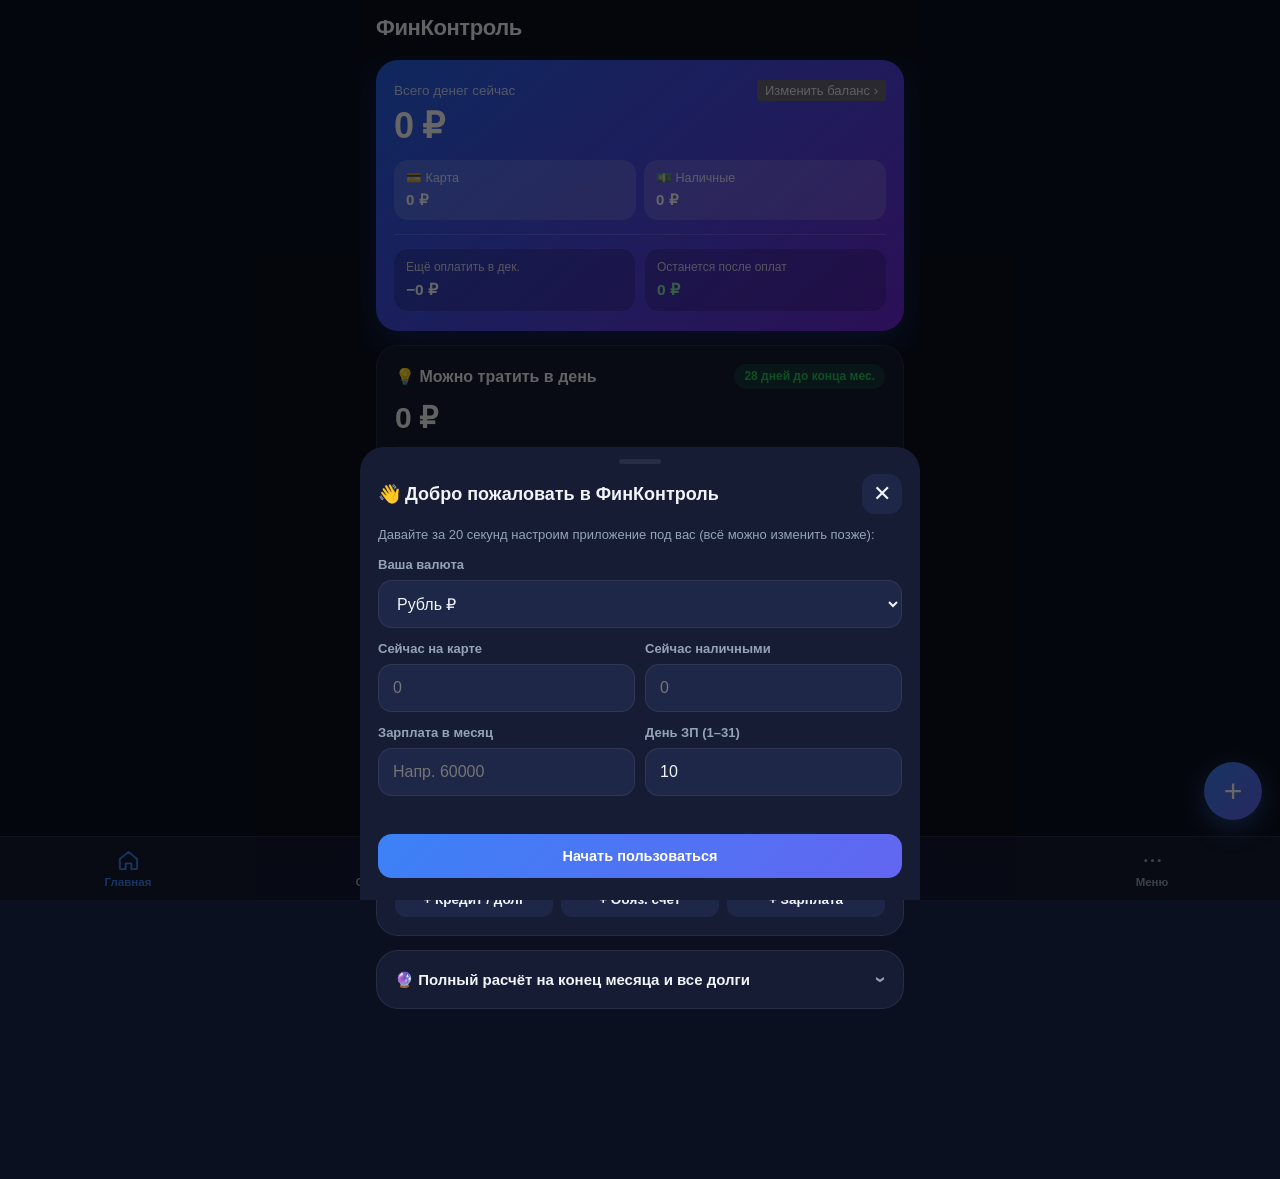
<file: index.html>
<!doctype html>
<html lang="ru">
<head>
  <meta charset="utf-8">
  <meta name="viewport" content="width=device-width,initial-scale=1,maximum-scale=1,minimum-scale=1,user-scalable=no,viewport-fit=cover">
  <meta name="theme-color" content="#0b1020">
  <meta name="description" content="Личные финансы: долги, кредиты, зарплата, ежедневные траты и отчёты">
  <meta name="apple-mobile-web-app-capable" content="yes">
  <meta name="mobile-web-app-capable" content="yes">
  <meta name="apple-mobile-web-app-status-bar-style" content="black-translucent">
  <meta name="apple-mobile-web-app-title" content="ФинКонтроль">
  <meta name="format-detection" content="telephone=no">
  <link rel="manifest" href="manifest.webmanifest">
  <link rel="icon" href="icon.svg" type="image/svg+xml">
  <link rel="apple-touch-icon" href="icon.svg">
  <title>ФинКонтроль</title>
  <link rel="stylesheet" href="styles.css?v=25">
</head>
<body>
  <div id="app">
    <header class="topbar">
      <button id="backBtn" class="icon-btn hidden" data-act="back" aria-label="Назад">‹</button>
      <h1 id="title">ФинКонтроль</h1>
      <div id="topActions"></div>
    </header>

    <main id="view"></main>

    <button class="fab" data-act="quickAdd" aria-label="Добавить операцию">+</button>

    <nav class="tabbar">
      <button data-tab="home">
        <svg viewBox="0 0 24 24"><path d="M3 10.5 12 3l9 7.5V20a1 1 0 0 1-1 1h-5v-6H9v6H4a1 1 0 0 1-1-1z"/></svg>
        <span>Главная</span>
      </button>
      <button data-tab="ops">
        <svg viewBox="0 0 24 24"><path d="M4 6h16M4 12h16M4 18h10"/></svg>
        <span>Операции</span>
      </button>
      <button data-tab="debts">
        <svg viewBox="0 0 24 24"><rect x="2.5" y="5" width="19" height="14" rx="2.5"/><path d="M2.5 10h19M6 15h4"/></svg>
        <span>Долги</span>
      </button>
      <button data-tab="reports">
        <svg viewBox="0 0 24 24"><path d="M5 20V11M11 20V4M17 20v-6M2 20h20"/></svg>
        <span>Отчёты</span>
      </button>
      <button data-tab="more">
        <svg viewBox="0 0 24 24"><circle cx="5" cy="12" r="1.6"/><circle cx="12" cy="12" r="1.6"/><circle cx="19" cy="12" r="1.6"/></svg>
        <span>Меню</span>
      </button>
    </nav>
  </div>

  <div id="sheetWrap" class="sheet-wrap hidden">
    <div class="sheet-backdrop" data-act="closeSheet"></div>
    <div class="sheet" id="sheet"></div>
  </div>

  <input type="file" id="importFile" accept=".json,application/json" hidden>
  <div id="toast" class="toast"></div>
  <div id="lock" class="lock hidden"></div>
  <div id="printArea"></div>

  <script src="core.js?v=25"></script>
  <script src="views.js?v=25"></script>
  <script src="app.js?v=25"></script>
</body>
</html>
</file>
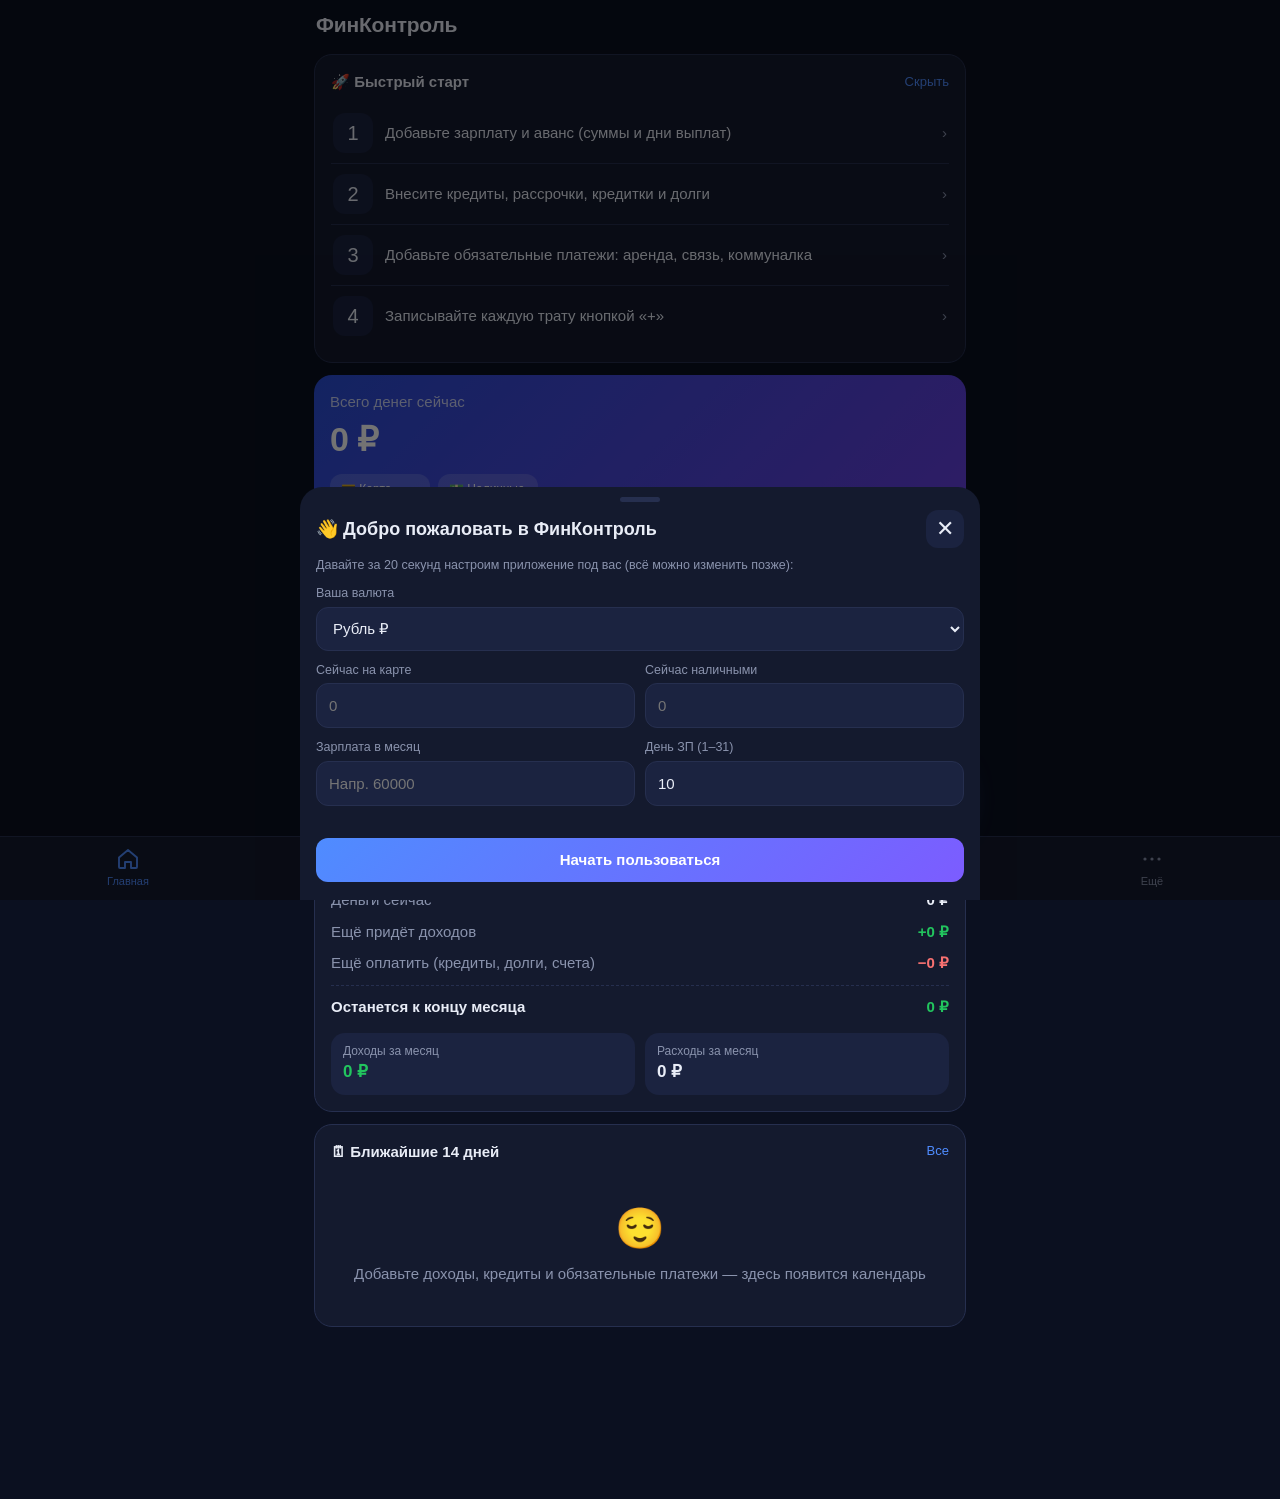
<file: ФинКонтроль_Автономный.html>
﻿<!doctype html>
<html lang="ru">
<head>
  <meta charset="utf-8">
  <meta name="viewport" content="width=device-width,initial-scale=1,viewport-fit=cover">
  <meta name="theme-color" content="#0b1020">
  <meta name="description" content="Личные финансы: долги, кредиты, зарплата, ежедневные траты и отчёты">
  <meta name="apple-mobile-web-app-capable" content="yes">
  <meta name="mobile-web-app-capable" content="yes">
  <meta name="apple-mobile-web-app-status-bar-style" content="black-translucent">
  <meta name="apple-mobile-web-app-title" content="ФинКонтроль">
  <link rel="manifest" href="manifest.webmanifest">
  <link rel="icon" href="icons/icon.svg" type="image/svg+xml">
  <link rel="apple-touch-icon" href="icons/icon-192.png">
  <title>ФинКонтроль</title>
  <style>
:root {
  --bg: #0b1020;
  --card: #141a2e;
  --card2: #1b2340;
  --line: #262f4f;
  --text: #e9edf7;
  --muted: #8a93ad;
  --accent: #4f8cff;
  --accent2: #7c5cff;
  --pos: #22c55e;
  --neg: #f87171;
  --warn: #f59e0b;
  --radius: 18px;
  --tab-h: 64px;
  --safe-b: env(safe-area-inset-bottom, 0px);
  --safe-t: env(safe-area-inset-top, 0px);
  color-scheme: dark;
}
[data-theme="light"] {
  --bg: #f2f4f9;
  --card: #ffffff;
  --card2: #eef1f8;
  --line: #e1e5ef;
  --text: #121829;
  --muted: #6b7490;
  --pos: #16a34a;
  --neg: #dc2626;
  color-scheme: light;
}

* { box-sizing: border-box; -webkit-tap-highlight-color: transparent; }
html, body { margin: 0; background: var(--bg); color: var(--text); }
body {
  font: 15px/1.45 -apple-system, BlinkMacSystemFont, "Segoe UI", Roboto, Inter, Arial, sans-serif;
  min-height: 100vh;
  -webkit-font-smoothing: antialiased;
}
button, input, select, textarea { font: inherit; color: inherit; }
.hidden { display: none !important; }

#app { max-width: 680px; margin: 0 auto; padding-bottom: calc(var(--tab-h) + var(--safe-b) + 96px); }

/* ---------- top bar ---------- */
.topbar {
  position: sticky; top: 0; z-index: 20;
  display: flex; align-items: center; gap: 8px;
  padding: calc(var(--safe-t) + 10px) 16px 10px;
  background: var(--bg);
  background: color-mix(in srgb, var(--bg) 88%, transparent);
  backdrop-filter: blur(14px); -webkit-backdrop-filter: blur(14px);
}
.topbar h1 { font-size: 21px; margin: 0; flex: 1; letter-spacing: -.2px; white-space: nowrap; overflow: hidden; text-overflow: ellipsis; }
.icon-btn {
  border: 0; background: var(--card2); width: 38px; height: 38px; border-radius: 12px;
  font-size: 22px; line-height: 1; cursor: pointer; display: inline-flex; align-items: center; justify-content: center; flex: none;
}
#view { padding: 4px 14px 0; }

/* ---------- tab bar ---------- */
.tabbar {
  position: fixed; left: 0; right: 0; bottom: 0; z-index: 30;
  display: flex; justify-content: space-around;
  height: calc(var(--tab-h) + var(--safe-b)); padding-bottom: var(--safe-b);
  background: var(--card); border-top: 1px solid var(--line);
}
.tabbar button {
  flex: 1; max-width: 140px; border: 0; background: none; color: var(--muted);
  display: flex; flex-direction: column; align-items: center; justify-content: center; gap: 3px;
  font-size: 11px; cursor: pointer;
}
.tabbar svg { width: 24px; height: 24px; fill: none; stroke: currentColor; stroke-width: 1.9; stroke-linecap: round; stroke-linejoin: round; }
.tabbar svg circle { fill: currentColor; stroke: none; }
.tabbar button.active { color: var(--accent); }

.fab {
  position: fixed; z-index: 31; right: max(18px, calc(50% - 322px));
  bottom: calc(var(--tab-h) + var(--safe-b) + 16px);
  width: 60px; height: 60px; border-radius: 20px; border: 0; cursor: pointer;
  background: linear-gradient(135deg, var(--accent), var(--accent2)); color: #fff;
  font-size: 34px; font-weight: 300; line-height: 1;
  box-shadow: 0 10px 30px rgba(79, 140, 255, .45);
}
.fab:active { transform: scale(.94); }

/* ---------- cards ---------- */
.card {
  background: var(--card); border: 1px solid var(--line); border-radius: var(--radius);
  padding: 16px; margin-bottom: 12px;
}
.card-title { font-weight: 650; font-size: 15px; margin-bottom: 10px; display: flex; align-items: center; justify-content: space-between; gap: 8px; }
.card-title .link { font-weight: 500; font-size: 13px; color: var(--accent); background: none; border: 0; cursor: pointer; padding: 0; }
.hero {
  background: linear-gradient(135deg, #2b4fd8 0%, #6a3fe0 100%); border: 0; color: #fff;
}
.hero .muted { color: rgba(255,255,255,.75); }
.big { font-size: 34px; font-weight: 750; letter-spacing: -.8px; margin: 2px 0 10px; }
.big2 { font-size: 28px; font-weight: 750; letter-spacing: -.5px; }
.hero .big.neg { color: #ffd0d0; }
.acc-chips { display: flex; gap: 8px; overflow-x: auto; scrollbar-width: none; }
.acc-chips::-webkit-scrollbar { display: none; }
.acc-chip {
  flex: none; background: rgba(255,255,255,.15); border-radius: 12px; padding: 7px 11px; cursor: pointer;
  display: flex; flex-direction: column; font-size: 12px; min-width: 100px;
}
.acc-chip b { font-size: 14px; }

.muted { color: var(--muted); }
.small { font-size: 12.5px; }
.pos { color: var(--pos); }
.neg { color: var(--neg); }
.warn { color: var(--warn); }
.center { text-align: center; }
.mt { margin-top: 10px; }
.divider { height: 1px; background: var(--line); margin: 12px 0; }

.kv { display: flex; justify-content: space-between; align-items: baseline; gap: 12px; padding: 5px 0; }
.kv span { color: var(--muted); }
.kv b { white-space: nowrap; }
.kv.total { border-top: 1px dashed var(--line); margin-top: 6px; padding-top: 10px; }
.kv.total span { color: var(--text); font-weight: 600; }
.row-between { display: flex; justify-content: space-between; gap: 8px; flex-wrap: wrap; }

.progress { height: 8px; background: var(--card2); border-radius: 99px; overflow: hidden; margin: 10px 0 8px; }
.progress i { display: block; height: 100%; border-radius: 99px; background: var(--accent); transition: width .3s; }
.progress.thin { height: 5px; margin: 6px 0 0; }

.stats { display: grid; grid-template-columns: repeat(2, 1fr); gap: 10px; }
.stat { background: var(--card2); border-radius: 14px; padding: 10px 12px; }
.stat span { display: block; color: var(--muted); font-size: 12px; }
.stat b { font-size: 17px; }

/* ---------- rows / lists ---------- */
.list { display: flex; flex-direction: column; }
.row {
  display: flex; align-items: center; gap: 12px; padding: 10px 2px;
  border-bottom: 1px solid var(--line); cursor: default;
}
.row:last-child { border-bottom: 0; }
.row[data-act] { cursor: pointer; }
.row .ico {
  width: 40px; height: 40px; flex: none; border-radius: 12px; background: var(--card2);
  display: flex; align-items: center; justify-content: center; font-size: 20px;
}
.row .grow { flex: 1; min-width: 0; }
.row .t { font-weight: 560; white-space: nowrap; overflow: hidden; text-overflow: ellipsis; }
.row .s { color: var(--muted); font-size: 12.5px; white-space: nowrap; overflow: hidden; text-overflow: ellipsis; }
.row .amt { font-weight: 650; white-space: nowrap; text-align: right; }
.row.done { opacity: .55; }
.row.overdue .s { color: var(--neg); }
.day-head {
  display: flex; justify-content: space-between; font-size: 13px; color: var(--muted);
  padding: 14px 4px 4px; font-weight: 600;
}
.empty { text-align: center; color: var(--muted); padding: 26px 10px; }
.empty .e { font-size: 40px; display: block; margin-bottom: 6px; }

.badge { font-size: 11.5px; padding: 3px 8px; border-radius: 99px; background: var(--card2); color: var(--muted); white-space: nowrap; }
.badge.ok { background: rgba(34,197,94,.15); color: var(--pos); }
.badge.bad { background: rgba(248,113,113,.15); color: var(--neg); }
.badge.wn { background: rgba(245,158,11,.15); color: var(--warn); }

.alert {
  border-radius: 14px; padding: 12px 14px; margin-bottom: 12px; font-size: 14px;
  background: rgba(248,113,113,.12); border: 1px solid rgba(248,113,113,.35);
}
.alert.info { background: rgba(79,140,255,.1); border-color: rgba(79,140,255,.35); }
.alert.ok { background: rgba(34,197,94,.1); border-color: rgba(34,197,94,.35); }
.alert.wn { background: rgba(245,158,11,.1); border-color: rgba(245,158,11,.4); }

/* ---------- buttons ---------- */
.btn {
  border: 0; border-radius: 12px; padding: 11px 16px; cursor: pointer; font-weight: 600;
  background: var(--card2); display: inline-flex; align-items: center; justify-content: center; gap: 6px;
}
.btn.sm { padding: 7px 11px; font-size: 13px; border-radius: 10px; }
.btn.primary { background: linear-gradient(135deg, var(--accent), var(--accent2)); color: #fff; }
.btn.danger { background: rgba(248,113,113,.15); color: var(--neg); }
.btn.ghost { background: transparent; border: 1px dashed var(--line); color: var(--accent); }
.btn.block { width: 100%; }
.btn:active { transform: scale(.97); }
.btns { display: flex; gap: 8px; flex-wrap: wrap; margin-top: 12px; }
.btns .btn { flex: 1; min-width: 120px; }
.grow { flex: 1; }

.chips { display: flex; gap: 6px; overflow-x: auto; padding: 2px 0 10px; scrollbar-width: none; }
.chips::-webkit-scrollbar { display: none; }
.chip {
  flex: none; border: 1px solid var(--line); background: var(--card); border-radius: 99px;
  padding: 7px 13px; font-size: 13px; cursor: pointer; white-space: nowrap;
}
.chip.active { background: var(--accent); border-color: var(--accent); color: #fff; }

.month-switch { display: flex; align-items: center; justify-content: space-between; margin-bottom: 10px; }
.month-switch b { font-size: 17px; }
.search {
  width: 100%; border: 1px solid var(--line); background: var(--card); border-radius: 12px;
  padding: 11px 14px; margin-bottom: 10px; outline: none;
}

/* ---------- menu tiles ---------- */
.tiles { display: grid; grid-template-columns: repeat(2, 1fr); gap: 10px; }
.tile {
  background: var(--card); border: 1px solid var(--line); border-radius: var(--radius);
  padding: 14px; cursor: pointer; text-align: left;
}
.tile .e { font-size: 26px; }
.tile b { display: block; margin-top: 6px; }
.tile span { color: var(--muted); font-size: 12.5px; }

/* ---------- debt card ---------- */
.debt .head { display: flex; gap: 12px; align-items: center; }
.debt .head .ico { width: 44px; height: 44px; border-radius: 14px; background: var(--card2); display: flex; align-items: center; justify-content: center; font-size: 22px; flex: none; }
.debt .rem { font-size: 22px; font-weight: 750; }
.debt .meta { display: grid; grid-template-columns: repeat(3, 1fr); gap: 8px; margin-top: 10px; }
.debt .meta div { background: var(--card2); border-radius: 12px; padding: 8px 10px; font-size: 12px; color: var(--muted); }
.debt .meta b { display: block; color: var(--text); font-size: 13.5px; }
.debt .close-txt { font-size: 13px; margin-top: 10px; }

.strategy { display: grid; grid-template-columns: 1fr 1fr; gap: 10px; }
.strategy > div { background: var(--card2); border-radius: 14px; padding: 12px; }
.strategy h4 { margin: 0 0 6px; font-size: 14px; }
.strategy ol { margin: 6px 0 0; padding-left: 18px; font-size: 12.5px; color: var(--muted); }

/* ---------- reports ---------- */
.donut-wrap { display: flex; justify-content: center; margin: 4px 0 8px; }
.donut { width: 210px; height: 210px; }
.donut .d1 { font-size: 16px; font-weight: 750; fill: var(--text); }
.donut .d2 { font-size: 10px; fill: var(--muted); }
.dot { width: 10px; height: 10px; border-radius: 50%; flex: none; }
.bars { display: flex; align-items: flex-end; gap: 2px; height: 140px; padding-top: 6px; }
.bar { flex: 1; height: 100%; display: flex; flex-direction: column; justify-content: flex-end; align-items: center; min-width: 0; }
.bar i { display: block; width: 100%; max-width: 22px; background: linear-gradient(180deg, var(--accent), var(--accent2)); border-radius: 4px 4px 1px 1px; min-height: 1px; }
.bar span { font-size: 9.5px; color: var(--muted); height: 14px; margin-top: 3px; white-space: nowrap; }
.insight { display: flex; gap: 10px; padding: 8px 0; border-bottom: 1px solid var(--line); font-size: 14px; }
.insight:last-child { border-bottom: 0; }
.insight .e { font-size: 20px; flex: none; }

/* ---------- forms / sheet ---------- */
.sheet-wrap { position: fixed; inset: 0; z-index: 100; }
.sheet-backdrop { position: absolute; inset: 0; background: rgba(0,0,0,.55); opacity: 0; transition: opacity .2s; }
.sheet {
  position: absolute; left: 0; right: 0; bottom: 0; margin: 0 auto; max-width: 680px;
  max-height: 92vh; overflow-y: auto; overscroll-behavior: contain;
  background: var(--card); border-radius: 22px 22px 0 0; padding: 8px 16px calc(18px + var(--safe-b));
  transform: translateY(100%); transition: transform .22s ease-out;
}
.sheet-wrap.open .sheet { transform: none; }
.sheet-wrap.open .sheet-backdrop { opacity: 1; }
.sheet-handle { width: 40px; height: 5px; border-radius: 9px; background: var(--line); margin: 2px auto 8px; }
.sheet-head { display: flex; align-items: center; justify-content: space-between; margin-bottom: 8px; }
.sheet-head h3 { margin: 0; font-size: 18px; }
.sheet-actions { display: flex; gap: 8px; margin-top: 14px; position: sticky; bottom: 0; background: var(--card); padding-top: 8px; }

.form { display: flex; flex-direction: column; gap: 10px; }
.field { display: flex; flex-direction: column; gap: 4px; min-width: 0; }
.field > span { font-size: 12.5px; color: var(--muted); }
.field small { color: var(--muted); font-size: 11.5px; }
.field input, .field select, .field textarea, .inp {
  width: 100%; border: 1px solid var(--line); background: var(--card2); border-radius: 12px;
  padding: 11px 12px; outline: none; min-height: 44px;
}
.field input:focus, .field select:focus, .inp:focus, .amount-input:focus { border-color: var(--accent); }
.grid2 { display: grid; grid-template-columns: 1fr 1fr; gap: 10px; }
.check { display: flex; align-items: center; gap: 10px; font-size: 14px; padding: 4px 0; }
.check input { width: 20px; height: 20px; accent-color: var(--accent); }
.amount-input {
  width: 100%; border: 1px solid var(--line); background: var(--card2); border-radius: 14px;
  padding: 12px; font-size: 32px; font-weight: 750; text-align: center; outline: none;
}
.preview { background: var(--card2); border-radius: 12px; padding: 10px 12px; font-size: 13.5px; }
.preview:empty { display: none; }

.seg { display: flex; background: var(--card2); border-radius: 12px; padding: 3px; }
.seg label { flex: 1; }
.seg input { display: none; }
.seg span { display: block; text-align: center; padding: 9px 6px; border-radius: 10px; cursor: pointer; font-weight: 600; font-size: 14px; color: var(--muted); }
.seg input:checked + span { background: var(--card); color: var(--text); box-shadow: 0 1px 4px rgba(0,0,0,.2); }

.cat-grid { display: grid; grid-template-columns: repeat(4, 1fr); gap: 6px; max-height: 236px; overflow-y: auto; }
.cat-grid:empty { display: none; }
.cat-chip input { display: none; }
.cat-chip span {
  display: flex; flex-direction: column; align-items: center; gap: 2px; text-align: center;
  padding: 7px 3px; border-radius: 12px; border: 1.5px solid transparent; background: var(--card2);
  font-size: 11px; line-height: 1.15; cursor: pointer; height: 100%; word-break: break-word;
}
.cat-chip b { font-size: 21px; font-weight: 400; }
.cat-chip input:checked + span { border-color: var(--c, var(--accent)); background: color-mix(in srgb, var(--c, var(--accent)) 18%, var(--card2)); }

.palette { display: flex; flex-wrap: wrap; gap: 8px; }
.palette label input { display: none; }
.palette .sw { width: 30px; height: 30px; border-radius: 50%; display: block; border: 3px solid transparent; cursor: pointer; }
.palette input:checked + .sw { border-color: var(--text); }
.emoji-pick { display: flex; flex-wrap: wrap; gap: 4px; }
.emoji-pick button { border: 0; background: var(--card2); border-radius: 8px; width: 36px; height: 36px; font-size: 19px; cursor: pointer; }

.budget-inp { width: 110px; text-align: right; }

/* ---------- toast ---------- */
.toast {
  position: fixed; left: 50%; bottom: calc(var(--tab-h) + var(--safe-b) + 90px); z-index: 200;
  transform: translateX(-50%) translateY(20px); opacity: 0; pointer-events: none;
  background: #111827; color: #fff; padding: 10px 16px; border-radius: 12px; font-size: 14px;
  transition: .2s; max-width: 90vw; text-align: center; box-shadow: 0 8px 24px rgba(0,0,0,.35);
}
.toast.show { opacity: 1; transform: translateX(-50%) translateY(0); }

/* ---------- lock ---------- */
.lock { position: fixed; inset: 0; z-index: 500; background: var(--bg); display: flex; align-items: center; justify-content: center; }
.lock-box { text-align: center; }
.lock-logo { font-size: 46px; }
.dots { display: flex; gap: 14px; justify-content: center; margin: 18px 0 26px; }
.dots i { width: 14px; height: 14px; border-radius: 50%; border: 2px solid var(--muted); }
.dots i.on { background: var(--accent); border-color: var(--accent); }
.keypad { display: grid; grid-template-columns: repeat(3, 74px); gap: 14px; }
.keypad button { height: 74px; border-radius: 50%; border: 0; background: var(--card2); font-size: 26px; cursor: pointer; }
.lock-forgot { margin-top: 22px; background: none; border: 0; color: var(--muted); font-size: 13px; cursor: pointer; }

/* ---------- print ---------- */
#printArea { display: none; }
@media print {
  body { background: #fff; color: #000; }
  #app, .sheet-wrap, .toast, .lock { display: none !important; }
  #printArea { display: block; font: 12px/1.4 Arial, sans-serif; color: #000; }
  #printArea h1 { font-size: 20px; margin: 0 0 4px; }
  #printArea h2 { font-size: 15px; margin: 18px 0 6px; }
  #printArea table { width: 100%; border-collapse: collapse; }
  #printArea th, #printArea td { border-bottom: 1px solid #ccc; padding: 4px 6px; text-align: left; }
  #printArea td.r, #printArea th.r { text-align: right; }
}

@media (max-width: 380px) {
  .cat-grid { grid-template-columns: repeat(3, 1fr); }
  .big { font-size: 30px; }
  .debt .meta { grid-template-columns: repeat(2, 1fr); }
  .strategy { grid-template-columns: 1fr; }
}

</style>
</head>
<body>
  <div id="app">
    <header class="topbar">
      <button id="backBtn" class="icon-btn hidden" data-act="back" aria-label="Назад">‹</button>
      <h1 id="title">ФинКонтроль</h1>
      <div id="topActions"></div>
    </header>

    <main id="view"></main>

    <button class="fab" data-act="quickAdd" aria-label="Добавить операцию">+</button>

    <nav class="tabbar">
      <button data-tab="home">
        <svg viewBox="0 0 24 24"><path d="M3 10.5 12 3l9 7.5V20a1 1 0 0 1-1 1h-5v-6H9v6H4a1 1 0 0 1-1-1z"/></svg>
        <span>Главная</span>
      </button>
      <button data-tab="ops">
        <svg viewBox="0 0 24 24"><path d="M4 6h16M4 12h16M4 18h10"/></svg>
        <span>Операции</span>
      </button>
      <button data-tab="debts">
        <svg viewBox="0 0 24 24"><rect x="2.5" y="5" width="19" height="14" rx="2.5"/><path d="M2.5 10h19M6 15h4"/></svg>
        <span>Долги</span>
      </button>
      <button data-tab="reports">
        <svg viewBox="0 0 24 24"><path d="M5 20V11M11 20V4M17 20v-6M2 20h20"/></svg>
        <span>Отчёты</span>
      </button>
      <button data-tab="more">
        <svg viewBox="0 0 24 24"><circle cx="5" cy="12" r="1.6"/><circle cx="12" cy="12" r="1.6"/><circle cx="19" cy="12" r="1.6"/></svg>
        <span>Ещё</span>
      </button>
    </nav>
  </div>

  <div id="sheetWrap" class="sheet-wrap hidden">
    <div class="sheet-backdrop" data-act="closeSheet"></div>
    <div class="sheet" id="sheet"></div>
  </div>

  <input type="file" id="importFile" accept=".json,application/json" hidden>
  <div id="toast" class="toast"></div>
  <div id="lock" class="lock hidden"></div>
  <div id="printArea"></div>

<script>
'use strict';
/* =========================================================
   ФинКонтроль — ядро: данные, хранение, расчёты.
   Все данные хранятся локально на устройстве (localStorage).
   ========================================================= */

const KEY = 'finkontrol_v1';
const MONTHS = ['январь','февраль','март','апрель','май','июнь','июль','август','сентябрь','октябрь','ноябрь','декабрь'];
const MONTHS_GEN = ['января','февраля','марта','апреля','мая','июня','июля','августа','сентября','октября','ноября','декабря'];
const MONTHS_SHORT = ['янв','фев','мар','апр','май','июн','июл','авг','сен','окт','ноя','дек'];
const DAY_FORMS = ['день','дня','дней'];
const MONTH_FORMS = ['месяц','месяца','месяцев'];
const CURRENCIES = [['₽','Рубль ₽'],['₸','Тенге ₸'],['сум','Сум (UZS)'],['сом','Сом (KGS)'],['с.','Сомони (TJS)'],['₴','Гривна ₴'],['Br','Бел. рубль'],['$','Доллар $'],['€','Евро €']];
const DEBT_KINDS = {
  credit:      { n: 'Потребкредит',     i: '🏦' },
  mortgage:    { n: 'Ипотека',          i: '🏠' },
  auto:        { n: 'Автокредит',       i: '🚗' },
  card:        { n: 'Кредитная карта',  i: '💳' },
  installment: { n: 'Рассрочка',        i: '🧾' },
  micro:       { n: 'Микрозайм',        i: '⚡' },
  personal:    { n: 'Долг человеку',    i: '🤝' },
  tax:         { n: 'Налог / штраф',    i: '📄' },
  lent:        { n: 'Мне должны',       i: '💸' },
};
const COLORS = ['#4f8cff','#22c55e','#f59e0b','#ef4444','#a855f7','#06b6d4','#ec4899','#84cc16','#f97316','#14b8a6','#eab308','#6366f1','#64748b','#f43f5e','#0ea5e9','#d946ef'];
const EMOJIS = '🛒 🍔 ☕ 🪙 🚌 🚕 ⛽ 📱 💡 🔑 💊 👕 🧴 🎮 📺 🚬 🎁 🧸 💇 📚 🏦 📦 💼 💵 🛠 🤝 ➕ 🏠 🚗 ✈️ 🐶 🍺 🎬 ⚽ 💻 🧾 💳 🎓 🍼 💍 🔧 🌿 🥩 🍞 🧃 🏥 🦷 👟 🎧 🕌 ⛪ 🎉 🏖 📈 🐷 💰'.split(' ');
const SYSTEM_CATS = ['c_debt', 'c_debtin', 'c_other', 'c_other_in'];

function defaultState() {
  const c = (id, name, icon, color, type = 'expense') => ({ id, name, icon, color, type });
  return {
    version: 1,
    settings: { currency: '₽', theme: 'dark', onboarded: false, pin: '', lastBackup: null, smallLimit: 500, lastAccount: '', startDismissed: false },
    accounts: [
      { id: 'a_card', name: 'Карта', icon: '💳', initial: 0, inTotal: true },
      { id: 'a_cash', name: 'Наличные', icon: '💵', initial: 0, inTotal: true },
    ],
    categories: [
      c('c_food', 'Продукты', '🛒', '#22c55e'),
      c('c_cafe', 'Кафе, фастфуд', '🍔', '#f97316'),
      c('c_small', 'Мелочи: вода, снеки', '🪙', '#eab308'),
      c('c_transport', 'Транспорт', '🚌', '#06b6d4'),
      c('c_taxi', 'Такси', '🚕', '#facc15'),
      c('c_car', 'Авто, бензин', '⛽', '#64748b'),
      c('c_phone', 'Связь, интернет', '📱', '#6366f1'),
      c('c_home', 'Коммуналка', '💡', '#14b8a6'),
      c('c_rent', 'Аренда жилья', '🔑', '#0ea5e9'),
      c('c_health', 'Здоровье, аптека', '💊', '#ef4444'),
      c('c_clothes', 'Одежда, обувь', '👕', '#a855f7'),
      c('c_house', 'Дом и быт', '🧴', '#84cc16'),
      c('c_fun', 'Развлечения', '🎮', '#ec4899'),
      c('c_subs', 'Подписки', '📺', '#8b5cf6'),
      c('c_bad', 'Сигареты, алкоголь', '🚬', '#78716c'),
      c('c_gifts', 'Подарки', '🎁', '#f43f5e'),
      c('c_kids', 'Дети', '🧸', '#fb923c'),
      c('c_beauty', 'Красота', '💇', '#d946ef'),
      c('c_edu', 'Образование', '📚', '#3b82f6'),
      c('c_debt', 'Кредиты и долги', '🏦', '#dc2626'),
      c('c_other', 'Прочее', '📦', '#94a3b8'),
      c('c_salary', 'Зарплата', '💼', '#22c55e', 'income'),
      c('c_advance', 'Аванс', '💵', '#10b981', 'income'),
      c('c_side', 'Подработка', '🛠', '#06b6d4', 'income'),
      c('c_debtin', 'Возврат долга', '🤝', '#a855f7', 'income'),
      c('c_gift_in', 'Подарки, помощь', '🎁', '#f59e0b', 'income'),
      c('c_other_in', 'Прочие доходы', '➕', '#94a3b8', 'income'),
    ],
    transactions: [],  // {id,type:'expense'|'income'|'transfer',amount,categoryId,accountId,toAccountId,date,note,debtId?,principal?,plan?,createdAt}
    debts: [],         // {id,name,kind,total,base,rate,payment,payDay,endDate,note,closed}
    incomes: [],       // {id,name,amount,day,accountId,categoryId,active}
    bills: [],         // {id,name,amount,day,categoryId,accountId,active}
    budgets: {},       // categoryId -> monthly limit
    goals: [],         // {id,name,icon,target,saved,deadline}
  };
}

function migrate(s) {
  const d = defaultState();
  for (const k of Object.keys(d)) if (s[k] === undefined) s[k] = d[k];
  s.settings = Object.assign({}, d.settings, s.settings);
  return s;
}
function load() {
  try {
    const raw = localStorage.getItem(KEY);
    if (raw) return migrate(JSON.parse(raw));
  } catch (e) { console.error(e); }
  return defaultState();
}
let S = load();
function save() {
  try { localStorage.setItem(KEY, JSON.stringify(S)); }
  catch (e) { alert('Не удалось сохранить данные: ' + e.message); }
}

/* ---------- utils ---------- */
const $ = (s, el = document) => el.querySelector(s);
const $$ = (s, el = document) => Array.from(el.querySelectorAll(s));
const uid = () => Date.now().toString(36) + Math.random().toString(36).slice(2, 7);
const r2 = n => Math.round((n || 0) * 100) / 100;
const clamp = (n, a, b) => Math.max(a, Math.min(b, n));
const sum = (arr, key) => arr.reduce((s, x) => s + (key ? (+x[key] || 0) : (+x || 0)), 0);
const cap = s => s ? s[0].toUpperCase() + s.slice(1) : s;
const esc = s => String(s ?? '').replace(/[&<>"']/g, ch => ({ '&': '&amp;', '<': '&lt;', '>': '&gt;', '"': '&quot;', "'": '&#39;' }[ch]));
const num = v => { const x = parseFloat(String(v ?? '').replace(/\s/g, '').replace(',', '.')); return isFinite(x) ? x : 0; };
/** Сумма с поддержкой простых выражений: «150+80», «3*45» */
function calc(v) {
  const s = String(v ?? '').replace(/\s/g, '').replace(/,/g, '.');
  if (!s) return 0;
  if (/^[\d.+\-*/()]+$/.test(s)) {
    try { const x = Function('"use strict";return (' + s + ')')(); if (isFinite(x)) return x; } catch (e) { /* ignore */ }
  }
  return num(s);
}
const nf = new Intl.NumberFormat('ru-RU', { maximumFractionDigits: 2 });
const money = n => nf.format(r2(n)) + '\u00A0' + S.settings.currency;
const moneyShort = n => {
  const a = Math.abs(n);
  if (a >= 1e6) return nf.format(Math.round(n / 1e5) / 10) + ' млн';
  if (a >= 1e4) return nf.format(Math.round(n / 100) / 10) + ' тыс';
  return nf.format(Math.round(n));
};
function plural(n, f) {
  n = Math.abs(Math.trunc(n)) % 100; const n1 = n % 10;
  if (n > 10 && n < 20) return f[2];
  if (n1 > 1 && n1 < 5) return f[1];
  if (n1 === 1) return f[0];
  return f[2];
}
function toISO(d) { return d.getFullYear() + '-' + String(d.getMonth() + 1).padStart(2, '0') + '-' + String(d.getDate()).padStart(2, '0'); }
function parseISO(s) { const [y, m, d] = s.split('-').map(Number); return new Date(y, m - 1, d); }
const todayStr = () => toISO(new Date());
const ym = d => d.getFullYear() + '-' + String(d.getMonth() + 1).padStart(2, '0');
const dim = d => new Date(d.getFullYear(), d.getMonth() + 1, 0).getDate();
const addDays = (d, n) => new Date(d.getFullYear(), d.getMonth(), d.getDate() + n);
const addMonths = (d, n) => new Date(d.getFullYear(), d.getMonth() + n, 1);
const diffDays = (a, b) => Math.round((parseISO(b) - parseISO(a)) / 864e5);
function fmtDate(iso) {
  const d = parseISO(iso);
  return d.getDate() + ' ' + MONTHS_GEN[d.getMonth()] + (d.getFullYear() !== new Date().getFullYear() ? ' ' + d.getFullYear() : '');
}
function fmtDayHead(iso) {
  const t = todayStr();
  if (iso === t) return 'Сегодня';
  if (iso === toISO(addDays(new Date(), -1))) return 'Вчера';
  const d = parseISO(iso);
  return cap(d.toLocaleDateString('ru-RU', { weekday: 'short' })) + ', ' + fmtDate(iso);
}
const fmtMonthYear = d => MONTHS[d.getMonth()] + ' ' + d.getFullYear();
function hashPin(p) { let h = 5381; const s = 'fk$' + p; for (let i = 0; i < s.length; i++) h = ((h << 5) + h + s.charCodeAt(i)) | 0; return String(h >>> 0); }

/* ---------- lookups ---------- */
const cat = id => S.categories.find(c => c.id === id);
const acc = id => S.accounts.find(a => a.id === id);
const accName = id => { const a = acc(id); return a ? a.icon + ' ' + a.name : '—'; };
const debtById = id => S.debts.find(d => d.id === id);

/* ---------- balances ---------- */
function balances() {
  const b = {};
  S.accounts.forEach(a => b[a.id] = +a.initial || 0);
  for (const t of S.transactions) {
    if (t.type === 'income') { if (t.accountId in b) b[t.accountId] += t.amount; }
    else if (t.type === 'expense') { if (t.accountId in b) b[t.accountId] -= t.amount; }
    else if (t.type === 'transfer') {
      if (t.accountId in b) b[t.accountId] -= t.amount;
      if (t.toAccountId in b) b[t.toAccountId] += t.amount;
    }
  }
  for (const k in b) b[k] = r2(b[k]);
  return b;
}
function totalBalance(b = balances()) { return r2(S.accounts.filter(a => a.inTotal !== false).reduce((s, a) => s + (b[a.id] || 0), 0)); }

/* ---------- debts ---------- */
function debtPaidPrincipal(id) {
  let p = 0;
  for (const t of S.transactions) if (t.debtId === id) p += (t.principal != null ? t.principal : t.amount);
  return p;
}
function debtRemaining(d) { return Math.max(0, r2((+d.base || 0) - debtPaidPrincipal(d.id))); }
/** Симуляция погашения одного долга аннуитетом */
function payoff(bal, ratePct, pay) {
  const r = (+ratePct || 0) / 1200;
  if (bal <= 0) return { months: 0, interest: 0 };
  if (!(pay > 0)) return null;
  let m = 0, int = 0;
  while (bal > 0.005 && m < 600) {
    const i = bal * r;
    if (r > 0 && pay <= i) return { never: true };
    int += i; bal = bal + i - pay; m++;
  }
  if (m >= 600) return { never: true };
  return { months: m, interest: r2(int) };
}
function annuity(B, ratePct, n) {
  const r = (+ratePct || 0) / 1200;
  if (n <= 0) return 0;
  if (!r) return B / n;
  return B * r / (1 - Math.pow(1 + r, -n));
}
function isPlanDone(key, ymStr) { return S.transactions.some(t => t.plan === key && t.date.slice(0, 7) === ymStr); }
function debtPayoffInfo(d) {
  const rem = debtRemaining(d);
  if (rem <= 0) return { months: 0, interest: 0, closedNow: true };
  const p = payoff(rem, d.rate, +d.payment || 0);
  if (!p || p.never) return p;
  const now = new Date();
  const start = isPlanDone('debt:' + d.id, ym(now)) ? 1 : 0;
  const last = addMonths(now, start + p.months - 1);
  return Object.assign({}, p, { date: new Date(last.getFullYear(), last.getMonth(), Math.min(+d.payDay || 1, dim(last))) });
}
const activeOweDebts = () => S.debts.filter(d => !d.closed && d.kind !== 'lent' && debtRemaining(d) > 0);

/** Стратегии погашения: avalanche (сначала высокая ставка) / snowball (сначала маленький остаток) */
function simulateAll(extra, strategy) {
  const list = activeOweDebts().map(d => ({ id: d.id, name: d.name, bal: debtRemaining(d), r: (+d.rate || 0) / 1200, pay: +d.payment || 0, rate: +d.rate || 0, closedAt: 0 }));
  if (!list.length) return { months: 0, interest: 0, order: [] };
  let month = 0, interest = 0; const order = [];
  while (list.some(x => x.bal > 0.005) && month < 600) {
    month++;
    let pool = extra;
    for (const x of list) {
      if (x.bal <= 0.005) { pool += x.pay; continue; } // освободившиеся платежи идут в «снежный ком»
      const i = x.bal * x.r; x.bal += i; interest += i;
      const p = Math.min(x.pay, x.bal); x.bal -= p; pool += x.pay - p;
    }
    const active = list.filter(x => x.bal > 0.005);
    active.sort(strategy === 'avalanche' ? (a, b) => b.rate - a.rate || a.bal - b.bal : (a, b) => a.bal - b.bal || b.rate - a.rate);
    for (const x of active) {
      if (pool <= 0) break;
      const p = Math.min(pool, x.bal); x.bal -= p; pool -= p;
    }
    for (const x of list) if (x.bal <= 0.005 && !x.closedAt) { x.closedAt = month; order.push(x); }
  }
  if (month >= 600) return { never: true };
  return { months: month, interest: r2(interest), order };
}

/* ---------- plan (доходы / обязательные платежи / кредиты на месяц) ---------- */
function planItems(monthDate) {
  const y = monthDate.getFullYear(), m = monthDate.getMonth(), D = dim(monthDate), ymS = ym(monthDate);
  const mk = day => toISO(new Date(y, m, Math.min(+day || 1, D)));
  const out = [];
  S.incomes.filter(x => x.active !== false).forEach(x => out.push({ kind: 'income', key: 'inc:' + x.id, ref: x, name: x.name, icon: cat(x.categoryId)?.icon || '💼', amount: +x.amount || 0, date: mk(x.day) }));
  S.bills.filter(x => x.active !== false).forEach(x => out.push({ kind: 'bill', key: 'bill:' + x.id, ref: x, name: x.name, icon: cat(x.categoryId)?.icon || '🧾', amount: +x.amount || 0, date: mk(x.day) }));
  S.debts.filter(d => !d.closed && d.kind !== 'lent' && +d.payment > 0).forEach(d => {
    const rem = debtRemaining(d), done = isPlanDone('debt:' + d.id, ymS);
    if (rem <= 0 && !done) return;
    const due = rem > 0 ? Math.min(+d.payment, r2(rem * (1 + (+d.rate || 0) / 1200))) : +d.payment;
    out.push({ kind: 'debt', key: 'debt:' + d.id, ref: d, name: d.name, icon: (DEBT_KINDS[d.kind] || DEBT_KINDS.credit).i, amount: due, date: mk(d.payDay) });
  });
  out.forEach(i => i.done = isPlanDone(i.key, ymS));
  return out.sort((a, b) => a.date.localeCompare(b.date) || (a.kind === 'income' ? -1 : 1));
}

/** Главный прогноз: сколько свободно, сколько можно тратить в день */
function forecast() {
  const now = new Date(), today = todayStr();
  const b = balances(), total = totalBalance(b);
  const cur = planItems(now), nxt = planItems(addMonths(now, 1));
  const curUnpaid = cur.filter(i => !i.done);
  const oblMonth = r2(sum(curUnpaid.filter(i => i.kind !== 'income'), 'amount'));
  const incMonth = r2(sum(curUnpaid.filter(i => i.kind === 'income'), 'amount'));
  const all = curUnpaid.concat(nxt.filter(i => !i.done));
  const nextInc = all.find(i => i.kind === 'income' && i.date >= today) || null;
  const horizon = nextInc ? nextInc.date : toISO(addMonths(now, 1));
  const before = all.filter(i => i.kind !== 'income' && i.date < horizon);
  const oblBefore = r2(sum(before, 'amount'));
  const days = Math.max(1, diffDays(today, horizon));
  const free = r2(total - oblBefore);
  const daily = r2(free / days);
  const isDaily = t => t.type === 'expense' && !t.plan && !t.debtId;
  const spentToday = r2(sum(S.transactions.filter(t => isDaily(t) && t.date === today), 'amount'));
  const from30 = toISO(addDays(now, -30));
  const avgDaily = r2(sum(S.transactions.filter(t => isDaily(t) && t.date > from30 && t.date <= today), 'amount') / 30);
  const daysLeft = dim(now) - now.getDate();
  const endMonth = r2(total + incMonth - oblMonth);
  const overdue = curUnpaid.filter(i => i.date < today && i.kind !== 'income');
  return { b, total, cur, all, oblMonth, incMonth, nextInc, horizon, oblBefore, before, days, free, daily, spentToday, avgDaily, daysLeft, endMonth, endMonthReal: r2(endMonth - avgDaily * daysLeft), overdue };
}

/* ---------- reports ---------- */
function periodRange(rp, rFrom, rTo) {
  const now = new Date(); let from, to, label;
  if (rp === 'prev') { const p = addMonths(now, -1); from = toISO(p); to = toISO(new Date(p.getFullYear(), p.getMonth(), dim(p))); label = cap(fmtMonthYear(p)); }
  else if (rp === '3m') { from = toISO(addMonths(now, -2)); to = toISO(new Date(now.getFullYear(), now.getMonth(), dim(now))); label = '3 месяца'; }
  else if (rp === 'year') { from = now.getFullYear() + '-01-01'; to = now.getFullYear() + '-12-31'; label = now.getFullYear() + ' год'; }
  else if (rp === 'all') { from = S.transactions.reduce((m, t) => t.date < m ? t.date : m, todayStr()); to = todayStr(); label = 'Всё время'; }
  else if (rp === 'custom') { from = rFrom || toISO(addMonths(now, 0)); to = rTo || todayStr(); if (from > to) [from, to] = [to, from]; label = fmtDate(from) + ' — ' + fmtDate(to); }
  else { from = toISO(addMonths(now, 0)); to = toISO(new Date(now.getFullYear(), now.getMonth(), dim(now))); label = cap(fmtMonthYear(now)); }
  return { from, to, label };
}
function prevRange(from, to) {
  const len = diffDays(from, to) + 1;
  const f = parseISO(from);
  // если это ровно календарный месяц(ы) — берём предыдущие календарные месяцы
  if (f.getDate() === 1) {
    const t = parseISO(to);
    if (t.getDate() === dim(t)) {
      const months = (t.getFullYear() - f.getFullYear()) * 12 + t.getMonth() - f.getMonth() + 1;
      const pf = addMonths(f, -months), pt = new Date(f.getFullYear(), f.getMonth(), 0);
      return { from: toISO(pf), to: toISO(pt) };
    }
  }
  return { from: toISO(addDays(f, -len)), to: toISO(addDays(f, -1)) };
}
function byCategory(list) {
  const m = {};
  list.forEach(t => { m[t.categoryId] = (m[t.categoryId] || 0) + t.amount; });
  return Object.entries(m).map(([id, v]) => ({ id, v: r2(v), c: cat(id) || { name: 'Без категории', icon: '❔', color: '#94a3b8' } })).sort((a, b) => b.v - a.v);
}

/* ---------- files ---------- */
function download(name, content, mime) {
  const blob = new Blob([content], { type: mime });
  const url = URL.createObjectURL(blob);
  const a = document.createElement('a');
  a.href = url; a.download = name; document.body.appendChild(a); a.click();
  setTimeout(() => { URL.revokeObjectURL(url); a.remove(); }, 1500);
}
async function saveFile(name, content, mime) {
  try {
    const file = new File([content], name, { type: mime });
    if (navigator.canShare && navigator.canShare({ files: [file] }) && matchMedia('(pointer:coarse)').matches) {
      await navigator.share({ files: [file], title: name });
      return true;
    }
  } catch (e) { if (e && e.name === 'AbortError') return false; }
  download(name, content, mime);
  return true;
}
const csvCell = v => { v = String(v ?? ''); return /[;"\n\r]/.test(v) ? '"' + v.replace(/"/g, '""') + '"' : v; };
const csvNum = n => String(r2(n)).replace('.', ',');
function toCSV(rows) { return '\uFEFF' + rows.map(r => r.map(csvCell).join(';')).join('\r\n'); }
const TYPE_N = { expense: 'Расход', income: 'Доход', transfer: 'Перевод' };
function txCSV(list) {
  const rows = [['Дата', 'Тип', 'Категория', 'Сумма', 'Счёт', 'На счёт', 'Долг/кредит', 'Комментарий']];
  list.slice().sort((a, b) => a.date.localeCompare(b.date)).forEach(t => rows.push([
    t.date, TYPE_N[t.type], t.type === 'transfer' ? '' : (cat(t.categoryId)?.name || ''),
    csvNum(t.type === 'expense' ? -t.amount : t.amount), acc(t.accountId)?.name || '', acc(t.toAccountId)?.name || '',
    debtById(t.debtId)?.name || '', t.note || '',
  ]));
  return toCSV(rows);
}

'use strict';
/* =========================================================
   ФинКонтроль — экраны (views) и рендер
   ========================================================= */

const nav = {
  tab: 'home', sub: null,
  opsMonth: addMonths(new Date(), 0), opsType: 'all', q: '',
  rp: 'month', rFrom: '', rTo: '',
  extra: 0, showClosed: false, catTab: 'expense',
};

/* ---------- small html helpers ---------- */
const emptyBox = (e, text) => `<div class="empty"><span class="e">${e}</span>${text}</div>`;
function progressBar(pct, color) { return `<div class="progress"><i style="width:${clamp(pct, 0, 100)}%;background:${color || 'var(--accent)'}"></i></div>`; }
const pctColor = p => p >= 100 ? 'var(--neg)' : p >= 80 ? 'var(--warn)' : 'var(--pos)';

function planRow(i) {
  const today = todayStr();
  const over = !i.done && i.date < today;
  const isInc = i.kind === 'income';
  const kindN = isInc ? 'доход' : i.kind === 'debt' ? 'кредит / долг' : 'обязательный платёж';
  return `<div class="row ${i.done ? 'done' : ''} ${over ? 'overdue' : ''}">
    <div class="ico">${i.icon}</div>
    <div class="grow"><div class="t">${esc(i.name)}</div><div class="s">${fmtDate(i.date)} · ${kindN}${over ? ' · просрочено!' : ''}</div></div>
    <div class="amt ${isInc ? 'pos' : ''}">${isInc ? '+' : '−'}${money(i.amount)}</div>
    ${i.done ? '<span class="badge ok">✓</span>' : `<button class="btn sm ${over ? 'danger' : ''}" data-act="planDo" data-key="${i.key}" data-date="${i.date}">${isInc ? 'Получил' : 'Оплатил'}</button>`}
  </div>`;
}

function txRow(t) {
  const c = cat(t.categoryId);
  let icon, name, sub;
  if (t.type === 'transfer') { icon = '🔁'; name = 'Перевод'; sub = accName(t.accountId) + ' → ' + accName(t.toAccountId); }
  else { icon = c?.icon || '❔'; name = c?.name || 'Без категории'; sub = accName(t.accountId); }
  if (t.debtId) { const d = debtById(t.debtId); if (d) name = (t.type === 'income' ? 'Возврат: ' : 'Платёж: ') + d.name; }
  if (t.note) sub = esc(t.note) + ' · ' + sub;
  const sign = t.type === 'income' ? '+' : t.type === 'expense' ? '−' : '';
  return `<div class="row" data-act="editTx" data-id="${t.id}">
    <div class="ico" style="background:${c ? c.color + '22' : 'var(--card2)'}">${icon}</div>
    <div class="grow"><div class="t">${esc(name)}</div><div class="s">${sub}</div></div>
    <div class="amt ${t.type === 'income' ? 'pos' : ''}">${sign}${money(t.amount)}</div>
  </div>`;
}

/* =================== ГЛАВНАЯ =================== */
function startCard() {
  const steps = [
    [S.incomes.length > 0, 'Добавьте зарплату и аванс (суммы и дни выплат)', 'plans'],
    [S.debts.length > 0, 'Внесите кредиты, рассрочки, кредитки и долги', 'debts'],
    [S.bills.length > 0, 'Добавьте обязательные платежи: аренда, связь, коммуналка', 'plans'],
    [S.transactions.some(t => t.type === 'expense' && !t.plan && !t.debtId), 'Записывайте каждую трату кнопкой «+»', 'quick'],
  ];
  if (steps.every(s => s[0])) return '';
  return `<section class="card">
    <div class="card-title">🚀 Быстрый старт <button class="link" data-act="dismissStart">Скрыть</button></div>
    ${steps.map(([ok, text, go], n) => `<div class="row" ${ok ? '' : `data-act="startStep" data-go="${go}"`}>
      <div class="ico">${ok ? '✅' : n + 1}</div><div class="grow" style="white-space:normal">${text}</div>${ok ? '' : '<span class="muted">›</span>'}</div>`).join('')}
  </section>`;
}

function viewHome() {
  const f = forecast(); const now = new Date(); const today = todayStr();
  const mTx = S.transactions.filter(t => t.date.slice(0, 7) === ym(now));
  const inc = sum(mTx.filter(t => t.type === 'income'), 'amount');
  const exp = sum(mTx.filter(t => t.type === 'expense'), 'amount');
  let h = '';

  // напоминание о резервной копии
  const lb = S.settings.lastBackup;
  if (S.transactions.length >= 15 && (!lb || Date.now() - lb > 7 * 864e5)) {
    h += `<div class="alert wn">💾 ${lb ? 'Резервная копия делалась ' + Math.floor((Date.now() - lb) / 864e5) + ' дн. назад.' : 'Вы ещё не делали резервную копию.'} Данные хранятся только на этом телефоне — сохраните копию (в Telegram, Google Диск, почту).
      <div class="btns"><button class="btn sm primary" data-act="backup">Сохранить копию</button></div></div>`;
  }
  h += startCard();

  h += `<section class="card hero">
    <div class="muted">Всего денег сейчас</div>
    <div class="big ${f.total < 0 ? 'neg' : ''}">${money(f.total)}</div>
    <div class="acc-chips">${S.accounts.map(a => `<div class="acc-chip" data-act="sub" data-sub="accounts"><span>${a.icon} ${esc(a.name)}${a.inTotal === false ? ' 🔒' : ''}</span><b>${money(f.b[a.id])}</b></div>`).join('')}</div>
  </section>`;

  if (f.overdue.length) {
    h += `<div class="alert">⚠️ <b>Просрочено ${f.overdue.length} ${plural(f.overdue.length, ['платёж', 'платежа', 'платежей'])}</b> на ${money(sum(f.overdue, 'amount'))}. Оплатите как можно скорее, чтобы не было штрафов и пеней.</div>`;
  }

  // дневной лимит
  const pct = f.daily > 0 ? f.spentToday / f.daily * 100 : (f.spentToday > 0 ? 100 : 0);
  const leftToday = r2(f.daily - f.spentToday);
  h += `<section class="card">
    <div class="card-title">💡 Можно тратить в день</div>
    <div class="big2 ${f.daily < 0 ? 'neg' : ''}">${money(Math.max(0, f.daily))}</div>
    <div class="muted small">${f.nextInc ? `до «${esc(f.nextInc.name)}» ${fmtDate(f.nextInc.date)} — ${f.days} ${plural(f.days, DAY_FORMS)}` : `до конца месяца — ${f.days} ${plural(f.days, DAY_FORMS)}. <a href="#" data-act="sub" data-sub="plans">Добавьте ЗП</a>, чтобы прогноз был точнее`}</div>
    ${progressBar(pct, pctColor(pct))}
    <div class="row-between small"><span>Сегодня потрачено: <b>${money(f.spentToday)}</b></span>
      <span class="${leftToday < 0 ? 'neg' : 'muted'}">${f.daily > 0 ? (leftToday >= 0 ? 'осталось ' + money(leftToday) : 'перерасход ' + money(-leftToday)) : ''}</span></div>
    ${f.daily < 0 ? `<div class="alert mt">Денег не хватает на обязательные платежи до следующего дохода: не хватает <b>${money(-f.free)}</b>. Сократите траты или договоритесь о переносе платежа.</div>` : ''}
    <div class="divider"></div>
    <div class="kv"><span>Нужно оплатить до ${f.nextInc ? 'ЗП' : 'конца месяца'}</span><b>${money(f.oblBefore)}</b></div>
    <div class="kv total"><span>Останется после всех платежей</span><b class="${f.free < 0 ? 'neg' : 'pos'}">${money(f.free)}</b></div>
  </section>`;

  // прогноз месяца
  h += `<section class="card">
    <div class="card-title">📅 ${cap(MONTHS[now.getMonth()])}: прогноз на конец месяца</div>
    <div class="kv"><span>Деньги сейчас</span><b>${money(f.total)}</b></div>
    <div class="kv"><span>Ещё придёт доходов</span><b class="pos">+${money(f.incMonth)}</b></div>
    <div class="kv"><span>Ещё оплатить (кредиты, долги, счета)</span><b class="neg">−${money(f.oblMonth)}</b></div>
    <div class="kv total"><span>Останется к концу месяца</span><b class="${f.endMonth < 0 ? 'neg' : 'pos'}">${money(f.endMonth)}</b></div>
    ${f.avgDaily > 0 ? `<div class="kv"><span>С учётом обычных трат (~${money(f.avgDaily)}/день)</span><b class="${f.endMonthReal < 0 ? 'neg' : ''}">${money(f.endMonthReal)}</b></div>` : ''}
    <div class="stats mt">
      <div class="stat"><span>Доходы за месяц</span><b class="pos">${money(inc)}</b></div>
      <div class="stat"><span>Расходы за месяц</span><b>${money(exp)}</b></div>
    </div>
  </section>`;

  // ближайшие платежи
  const lim = toISO(addDays(now, 14));
  const upcoming = f.all.filter(i => i.date <= lim);
  h += `<section class="card"><div class="card-title">🗓 Ближайшие 14 дней <button class="link" data-act="sub" data-sub="plans">Все</button></div>
    ${upcoming.length ? `<div class="list">${upcoming.map(planRow).join('')}</div>` : emptyBox('😌', S.incomes.length + S.bills.length + S.debts.length ? 'Нет платежей в ближайшие 2 недели' : 'Добавьте доходы, кредиты и обязательные платежи — здесь появится календарь')}
  </section>`;

  // топ категорий + бюджеты
  const cats = byCategory(mTx.filter(t => t.type === 'expense'));
  const warn = Object.entries(S.budgets).filter(([, l]) => +l > 0).map(([id, l]) => {
    const sp = sum(mTx.filter(t => t.type === 'expense' && t.categoryId === id), 'amount');
    return { c: cat(id), l: +l, sp, p: sp / l * 100 };
  }).filter(x => x.c && x.p >= 80).sort((a, b) => b.p - a.p);
  if (warn.length) {
    h += `<div class="alert wn"><b>Бюджеты:</b> ${warn.map(w => `${w.c.icon} ${esc(w.c.name)} — ${Math.round(w.p)}% (${money(w.sp)} из ${money(w.l)})`).join('<br>')}</div>`;
  }
  if (cats.length) {
    const max = cats[0].v;
    h += `<section class="card"><div class="card-title">📊 Куда ушли деньги в этом месяце <button class="link" data-tab="reports">Отчёт</button></div>
      ${cats.slice(0, 5).map(x => `<div style="margin-bottom:8px"><div class="row-between small"><span>${x.c.icon} ${esc(x.c.name)}</span><b>${money(x.v)}</b></div>
      <div class="progress thin"><i style="width:${x.v / max * 100}%;background:${x.c.color}"></i></div></div>`).join('')}
    </section>`;
  }

  // долги
  const owe = activeOweDebts();
  if (owe.length) {
    const totalOwe = sum(owe.map(debtRemaining));
    const monthly = sum(owe, 'payment');
    h += `<section class="card" data-act="goTab" data-tab2="debts" style="cursor:pointer">
      <div class="card-title">🏦 Долги и кредиты <span class="link">Подробнее ›</span></div>
      <div class="stats"><div class="stat"><span>Всего долг</span><b class="neg">${money(totalOwe)}</b></div>
      <div class="stat"><span>Платежи в месяц</span><b>${money(monthly)}</b></div></div></section>`;
  }
  return h;
}

/* =================== ОПЕРАЦИИ =================== */
function viewOps() {
  const m = nav.opsMonth;
  return `<div class="month-switch"><button class="icon-btn" data-act="opsMonth" data-d="-1">‹</button>
      <b>${cap(MONTHS[m.getMonth()])} ${m.getFullYear()}</b>
      <button class="icon-btn" data-act="opsMonth" data-d="1">›</button></div>
    <input class="search" id="opsSearch" placeholder="🔍 Поиск: комментарий, категория, сумма" value="${esc(nav.q)}">
    <div class="chips">${[['all', 'Все'], ['expense', 'Расходы'], ['income', 'Доходы'], ['transfer', 'Переводы'], ['debt', 'Платежи по долгам']].map(([k, l]) => `<button class="chip ${nav.opsType === k ? 'active' : ''}" data-act="opsType" data-v="${k}">${l}</button>`).join('')}</div>
    <div id="opsList">${opsListHTML()}</div>`;
}
function opsListHTML() {
  const ymS = ym(nav.opsMonth); const q = nav.q.trim().toLowerCase();
  let list = S.transactions.filter(t => t.date.slice(0, 7) === ymS);
  if (nav.opsType === 'debt') list = list.filter(t => t.debtId);
  else if (nav.opsType !== 'all') list = list.filter(t => t.type === nav.opsType);
  if (q) list = list.filter(t => [t.note, cat(t.categoryId)?.name, acc(t.accountId)?.name, debtById(t.debtId)?.name, String(t.amount)].join(' ').toLowerCase().includes(q));
  list.sort((a, b) => b.date.localeCompare(a.date) || (b.createdAt || 0) - (a.createdAt || 0));
  const inc = sum(list.filter(t => t.type === 'income'), 'amount'), exp = sum(list.filter(t => t.type === 'expense'), 'amount');
  let h = `<div class="stats" style="grid-template-columns:repeat(3,1fr);margin-bottom:6px">
    <div class="stat"><span>Доходы</span><b class="pos">${moneyShort(inc)}</b></div>
    <div class="stat"><span>Расходы</span><b>${moneyShort(exp)}</b></div>
    <div class="stat"><span>Итог</span><b class="${inc - exp < 0 ? 'neg' : 'pos'}">${moneyShort(inc - exp)}</b></div></div>`;
  if (!list.length) return h + emptyBox('🧾', 'Операций нет. Нажмите «+», чтобы записать трату или доход.');
  const groups = {};
  list.forEach(t => (groups[t.date] = groups[t.date] || []).push(t));
  h += Object.entries(groups).map(([d, arr]) => {
    const dayExp = sum(arr.filter(t => t.type === 'expense'), 'amount');
    return `<div class="day-head"><span>${fmtDayHead(d)}</span><span>${dayExp ? '−' + money(dayExp) : ''}</span></div>
      <div class="card" style="padding:4px 12px;margin-bottom:4px"><div class="list">${arr.map(txRow).join('')}</div></div>`;
  }).join('');
  return h;
}
function afterOps() {
  const s = $('#opsSearch');
  if (s) s.oninput = () => { nav.q = s.value; $('#opsList').innerHTML = opsListHTML(); };
}

/* =================== ДОЛГИ =================== */
function debtCard(d) {
  const rem = debtRemaining(d);
  const total = +d.total || rem;
  const paidPct = total > 0 ? clamp((total - rem) / total * 100, 0, 100) : 0;
  const k = DEBT_KINDS[d.kind] || DEBT_KINDS.credit;
  const lent = d.kind === 'lent';
  const po = +d.payment > 0 ? debtPayoffInfo(d) : null;
  const monthDone = isPlanDone('debt:' + d.id, ym(new Date()));
  let closeTxt;
  if (rem <= 0) closeTxt = '<span class="pos">Полностью закрыт 🎉</span>';
  else if (!po) closeTxt = '<span class="muted">Без графика — укажите платёж в месяц, чтобы увидеть дату закрытия</span>';
  else if (po.never) closeTxt = '<span class="neg">⚠️ Платёж меньше начисляемых процентов — долг не уменьшается! Нужно платить больше.</span>';
  else closeTxt = `${lent ? 'Вернут' : 'Закроется'} через <b>${po.months} ${plural(po.months, MONTH_FORMS)}</b> — <b>${fmtMonthYear(po.date)}</b>${po.interest > 0 ? `<br><span class="muted">Ещё переплата процентами: ${money(po.interest)}</span>` : ''}`;
  return `<section class="card debt">
    <div class="head"><div class="ico">${k.i}</div>
      <div class="grow" style="min-width:0"><div style="font-weight:650">${esc(d.name)}</div><div class="muted small">${k.n}${d.note ? ' · ' + esc(d.note) : ''}</div></div>
      ${!lent && +d.payment > 0 && rem > 0 ? (monthDone ? '<span class="badge ok">оплачен в этом мес.</span>' : '<span class="badge wn">не оплачен</span>') : ''}
    </div>
    <div class="row-between" style="margin-top:12px;align-items:baseline"><div><div class="muted small">${lent ? 'Вам должны' : 'Осталось выплатить'}</div><div class="rem ${lent ? 'pos' : ''}">${money(rem)}</div></div>
      <div class="muted small" style="text-align:right">из ${money(total)}<br>${lent ? 'возвращено' : 'выплачено'} ${Math.round(paidPct)}%</div></div>
    ${progressBar(paidPct, 'var(--pos)')}
    <div class="meta">
      <div>Платёж/мес<b>${+d.payment ? money(d.payment) : '—'}</b></div>
      <div>День<b>${d.payDay ? d.payDay + '-е число' : '—'}</b></div>
      <div>Ставка<b>${+d.rate ? d.rate + '%' : '0%'}</b></div>
    </div>
    <div class="close-txt">${closeTxt}</div>
    <div class="btns">
      ${rem > 0 ? `<button class="btn sm primary" data-act="payDebt" data-id="${d.id}">${lent ? '💰 Мне вернули' : '💳 Внести платёж'}</button>` : ''}
      <button class="btn sm" data-act="debtHistory" data-id="${d.id}">История</button>
      <button class="btn sm" data-act="editDebt" data-id="${d.id}">Изменить</button>
    </div>
  </section>`;
}

function viewDebts() {
  const owe = S.debts.filter(d => !d.closed && d.kind !== 'lent');
  const lent = S.debts.filter(d => !d.closed && d.kind === 'lent');
  const closed = S.debts.filter(d => d.closed);
  if (!S.debts.length) {
    return `<section class="card">${emptyBox('🏦', 'Здесь будут все ваши кредиты, ипотека, рассрочки, кредитки, микрозаймы, долги людям — и кто должен вам.<br><br>Приложение посчитает, когда закроется каждый долг, сколько переплата, и подскажет, как закрыть быстрее.')}
      <button class="btn primary block" data-act="addDebt">+ Добавить долг или кредит</button></section>`;
  }
  const act = owe.filter(d => debtRemaining(d) > 0);
  const totalOwe = sum(act.map(debtRemaining));
  const monthly = sum(act, 'payment');
  const income = sum(S.incomes.filter(i => i.active !== false), 'amount');
  const pdn = income > 0 ? monthly / income * 100 : null;
  const infos = act.map(d => +d.payment > 0 ? debtPayoffInfo(d) : null);
  const anyNever = infos.some(p => p && p.never);
  const noSched = infos.some(p => !p);
  const freedom = infos.filter(p => p && p.date).reduce((m, p) => !m || p.date > m ? p.date : m, null);
  const interestAhead = sum(infos.filter(p => p && !p.never), 'interest');
  let h = '';
  if (act.length) {
    let pdnTxt = '', pdnCls = '';
    if (pdn != null) {
      if (pdn < 30) { pdnCls = 'pos'; pdnTxt = 'Нормальная нагрузка'; }
      else if (pdn < 50) { pdnCls = 'warn'; pdnTxt = 'Высокая — новые кредиты не берите'; }
      else { pdnCls = 'neg'; pdnTxt = 'Критическая! Больше половины дохода уходит на долги'; }
    }
    h += `<section class="card">
      <div class="card-title">📌 Сводка по долгам</div>
      <div class="stats">
        <div class="stat"><span>Всего должен</span><b class="neg">${money(totalOwe)}</b></div>
        <div class="stat"><span>Платежи в месяц</span><b>${money(monthly)}</b></div>
        <div class="stat"><span>Свобода от долгов</span><b>${anyNever ? '∞' : freedom ? cap(fmtMonthYear(freedom)) : '—'}</b></div>
        <div class="stat"><span>Переплата впереди</span><b>${money(interestAhead)}</b></div>
      </div>
      ${pdn != null ? `<div class="mt"><div class="row-between small"><span>Долговая нагрузка (ПДН): <b class="${pdnCls}">${Math.round(pdn)}%</b> дохода</span><span class="${pdnCls}">${pdnTxt}</span></div>${progressBar(pdn, pdnCls === 'pos' ? 'var(--pos)' : pdnCls === 'warn' ? 'var(--warn)' : 'var(--neg)')}</div>` : '<div class="muted small mt">Добавьте доходы в «Ещё → Доходы и платежи», чтобы увидеть долговую нагрузку.</div>'}
      ${noSched ? '<div class="muted small">У некоторых долгов не указан платёж в месяц — они не учтены в дате свободы.</div>' : ''}
    </section>`;
  }
  h += owe.map(debtCard).join('');
  if (act.length >= 1) h += strategyCard();
  if (lent.length) {
    h += `<div class="day-head" style="font-size:15px;color:var(--text)"><span>💸 Мне должны: ${money(sum(lent.map(debtRemaining)))}</span></div>` + lent.map(debtCard).join('');
  }
  if (closed.length) {
    h += `<button class="btn block ghost" data-act="toggleClosed">${nav.showClosed ? 'Скрыть' : 'Показать'} закрытые (${closed.length})</button><div style="height:10px"></div>`;
    if (nav.showClosed) h += closed.map(debtCard).join('');
  }
  return h;
}

function strategyCard() {
  const act = activeOweDebts().filter(d => +d.payment > 0);
  if (!act.length) return '';
  const base = simulateAll(0, 'avalanche');
  const extra = nav.extra || 0;
  const av = simulateAll(extra, 'avalanche'), sn = simulateAll(extra, 'snowball');
  const now = new Date();
  const res = (r, title, desc) => {
    if (r.never) return `<div><h4>${title}</h4><div class="neg small">Не погасится — увеличьте платежи</div></div>`;
    const saved = base.never ? 0 : r2(base.interest - r.interest);
    return `<div><h4>${title}</h4><div class="muted small">${desc}</div>
      <div class="mt"><b>${r.months} ${plural(r.months, MONTH_FORMS)}</b> → ${fmtMonthYear(addMonths(now, r.months - 1))}</div>
      <div class="small">Переплата: ${money(r.interest)}</div>
      ${saved > 0 ? `<div class="small pos">Экономия: ${money(saved)}</div>` : ''}
      <ol>${r.order.map(x => `<li>${esc(x.name)} — ${x.closedAt} мес.</li>`).join('')}</ol></div>`;
  };
  return `<section class="card">
    <div class="card-title">🧠 Как закрыть долги быстрее</div>
    <div class="muted small">Сколько вы можете добавлять сверху к платежам каждый месяц? Когда один долг закрывается, его платёж идёт на следующий («снежный ком»).</div>
    <div class="field mt"><span>Доплата в месяц</span><input class="inp" id="extraInp" inputmode="decimal" value="${extra || ''}" placeholder="например 5000"></div>
    <div class="mt"></div>
    <div class="strategy">
      ${res(av, '🏔 Лавина', 'Сначала самая высокая ставка — максимальная экономия')}
      ${res(sn, '⛄ Снежный ком', 'Сначала самый маленький долг — быстрые победы, мотивация')}
    </div>
    ${!base.never ? `<div class="muted small mt">Без доплат и без «снежного кома» последний долг закроется через ${Math.max(0, ...activeOweDebts().map(d => (debtPayoffInfo(d) || {}).months || 0))} мес.</div>` : ''}
  </section>`;
}

/* =================== ОТЧЁТЫ =================== */
function donutSVG(parts, top, bottom) {
  const total = sum(parts, 'value'); const R = 70, C = 2 * Math.PI * R; let off = 0;
  const segs = total > 0 ? parts.map(p => {
    const len = p.value / total * C;
    const s = `<circle r="${R}" cx="90" cy="90" fill="none" stroke="${p.color}" stroke-width="24" stroke-dasharray="${len} ${C - len}" stroke-dashoffset="${-off}"/>`;
    off += len; return s;
  }).join('') : `<circle r="${R}" cx="90" cy="90" fill="none" stroke="var(--line)" stroke-width="24"/>`;
  return `<svg viewBox="0 0 180 180" class="donut"><g transform="rotate(-90 90 90)">${segs}</g>
    <text x="90" y="88" text-anchor="middle" class="d1">${esc(top)}</text><text x="90" y="106" text-anchor="middle" class="d2">${esc(bottom)}</text></svg>`;
}
function barsHTML(list, from, to) {
  const days = diffDays(from, to) + 1; const d0 = parseISO(from); let buckets = [];
  if (days <= 62) {
    const map = {}; list.forEach(t => map[t.date] = (map[t.date] || 0) + t.amount);
    for (let i = 0; i < days; i++) { const d = addDays(d0, i); const k = toISO(d); buckets.push({ k: fmtDate(k), label: d.getDate(), v: map[k] || 0 }); }
  } else {
    const map = {}; list.forEach(t => { const k = t.date.slice(0, 7); map[k] = (map[k] || 0) + t.amount; });
    let d = addMonths(d0, 0); const end = parseISO(to);
    while (d <= end) { const k = ym(d); buckets.push({ k: fmtMonthYear(d), label: MONTHS_SHORT[d.getMonth()], v: map[k] || 0 }); d = addMonths(d, 1); }
  }
  const max = Math.max(0, ...buckets.map(b => b.v));
  const step = Math.ceil(buckets.length / 10);
  return `<div class="bars">${buckets.map((b, i) => `<div class="bar" title="${esc(b.k)}: ${esc(money(b.v))}"><i style="height:${max ? b.v / max * 100 : 0}%"></i><span>${i % step === 0 ? b.label : ''}</span></div>`).join('')}</div>`;
}

function reportData() {
  const { from, to, label } = periodRange(nav.rp, nav.rFrom, nav.rTo);
  const list = S.transactions.filter(t => t.date >= from && t.date <= to);
  const exps = list.filter(t => t.type === 'expense'), incs = list.filter(t => t.type === 'income');
  const exp = r2(sum(exps, 'amount')), inc = r2(sum(incs, 'amount'));
  const pr = prevRange(from, to);
  const prevExps = S.transactions.filter(t => t.type === 'expense' && t.date >= pr.from && t.date <= pr.to);
  return { from, to, label, list, exps, incs, exp, inc, pr, prevExps, cats: byCategory(exps), prevCats: byCategory(prevExps), incCats: byCategory(incs) };
}

function viewReports() {
  const R = reportData();
  const today = todayStr();
  const elapsed = Math.max(1, diffDays(R.from, R.to < today ? R.to : today) + 1);
  const avg = R.exp / elapsed;
  const prevExp = sum(R.prevExps, 'amount');
  const small = R.exps.filter(t => !t.debtId && !t.plan && t.amount <= (+S.settings.smallLimit || 0));
  const smallSum = sum(small, 'amount');
  const debtPaid = sum(R.exps.filter(t => t.debtId), 'amount');
  const savingsRate = R.inc > 0 ? (R.inc - R.exp) / R.inc * 100 : null;
  const prevMap = {}; R.prevCats.forEach(x => prevMap[x.id] = x.v);

  let h = `<div class="chips">${[['month', 'Этот месяц'], ['prev', 'Прошлый'], ['3m', '3 месяца'], ['year', 'Год'], ['all', 'Всё время'], ['custom', 'Период…']].map(([k, l]) => `<button class="chip ${nav.rp === k ? 'active' : ''}" data-act="rp" data-v="${k}">${l}</button>`).join('')}</div>`;
  if (nav.rp === 'custom') {
    h += `<div class="grid2" style="margin-bottom:10px"><label class="field"><span>С</span><input type="date" data-rdate="rFrom" value="${R.from}"></label><label class="field"><span>По</span><input type="date" data-rdate="rTo" value="${R.to}"></label></div>`;
  }
  h += `<section class="card"><div class="card-title">${esc(R.label)}</div>
    <div class="stats">
      <div class="stat"><span>Доходы</span><b class="pos">${money(R.inc)}</b></div>
      <div class="stat"><span>Расходы</span><b>${money(R.exp)}</b></div>
      <div class="stat"><span>Остаток (доходы − расходы)</span><b class="${R.inc - R.exp < 0 ? 'neg' : 'pos'}">${money(R.inc - R.exp)}</b></div>
      <div class="stat"><span>В среднем в день</span><b>${money(avg)}</b></div>
    </div></section>`;

  // инсайты
  const ins = [];
  if (savingsRate != null) ins.push(['🐷', savingsRate >= 20 ? `Вы сохранили <b>${Math.round(savingsRate)}%</b> дохода — отлично! Цель: 10–20% и больше.` : savingsRate >= 0 ? `Сохранено <b>${Math.round(savingsRate)}%</b> дохода. Старайтесь откладывать хотя бы 10%.` : `Расходы превысили доходы на <b>${money(R.exp - R.inc)}</b>. Срочно найдите, что сократить.`]);
  if (smallSum > 0) ins.push(['🪙', `Мелкие траты (до ${money(S.settings.smallLimit)}): <b>${small.length} шт. на ${money(smallSum)}</b> — ${Math.round(smallSum / (R.exp || 1) * 100)}% расходов. В пересчёте на год это ≈ <b>${money(smallSum / elapsed * 365)}</b>.`]);
  if (R.cats[0]) ins.push([R.cats[0].c.icon, `Больше всего ушло на «${esc(R.cats[0].c.name)}»: <b>${money(R.cats[0].v)}</b> (${Math.round(R.cats[0].v / R.exp * 100)}%).`]);
  if (debtPaid > 0) ins.push(['🏦', `На кредиты и долги: <b>${money(debtPaid)}</b>${R.inc > 0 ? ` — ${Math.round(debtPaid / R.inc * 100)}% дохода` : ''}.`]);
  if (prevExp > 0 && R.exp > 0) { const ch = (R.exp - prevExp) / prevExp * 100; ins.push([ch > 0 ? '📈' : '📉', `По сравнению с предыдущим периодом расходы ${ch > 0 ? 'выросли' : 'снизились'} на <b>${Math.abs(Math.round(ch))}%</b> (${money(prevExp)} → ${money(R.exp)}).`]); }
  if (nav.rp === 'month' && R.exp > 0) ins.push(['🔮', `Если тратить в том же темпе, за месяц выйдет ≈ <b>${money(avg * dim(new Date()))}</b>.`]);
  if (ins.length) h += `<section class="card"><div class="card-title">🧭 Анализ</div>${ins.map(([e, t]) => `<div class="insight"><span class="e">${e}</span><div>${t}</div></div>`).join('')}</section>`;

  // категории
  h += `<section class="card"><div class="card-title">🍩 Расходы по категориям</div>`;
  if (R.cats.length) {
    h += `<div class="donut-wrap">${donutSVG(R.cats.map(x => ({ value: x.v, color: x.c.color })), moneyShort(R.exp), 'всего, ' + S.settings.currency)}</div><div class="list">`;
    h += R.cats.map(x => {
      const p = x.v / R.exp * 100; const pv = prevMap[x.id] || 0; const ch = pv ? (x.v - pv) / pv * 100 : null;
      const bud = +S.budgets[x.id] || 0;
      return `<div class="row" data-act="catDrill" data-id="${x.id}">
        <div class="ico" style="background:${x.c.color}22">${x.c.icon}</div>
        <div class="grow"><div class="t">${esc(x.c.name)}</div>
          <div class="s">${p.toFixed(1)}%${ch != null && Math.abs(ch) >= 1 ? ` · <span class="${ch > 0 ? 'neg' : 'pos'}">${ch > 0 ? '▲' : '▼'}${Math.abs(Math.round(ch))}%</span>` : ''}${bud && nav.rp === 'month' ? ` · бюджет ${money(bud)}` : ''}</div>
          <div class="progress thin"><i style="width:${p}%;background:${x.c.color}"></i></div></div>
        <div class="amt">${money(x.v)}</div></div>`;
    }).join('') + '</div>';
  } else h += emptyBox('📭', 'Нет расходов за этот период');
  h += `</section>`;

  if (R.exps.length) h += `<section class="card"><div class="card-title">📆 Расходы по ${diffDays(R.from, R.to) <= 62 ? 'дням' : 'месяцам'}</div>${barsHTML(R.exps, R.from, R.to)}</section>`;

  if (R.incCats.length) {
    h += `<section class="card"><div class="card-title">💼 Доходы по источникам</div><div class="list">${R.incCats.map(x => `<div class="row"><div class="ico">${x.c.icon}</div><div class="grow"><div class="t">${esc(x.c.name)}</div></div><div class="amt pos">+${money(x.v)}</div></div>`).join('')}</div></section>`;
  }

  const top = R.exps.slice().sort((a, b) => b.amount - a.amount).slice(0, 10);
  if (top.length) h += `<section class="card"><div class="card-title">🔝 Самые крупные траты</div><div class="list">${top.map(txRow).join('')}</div></section>`;

  h += `<section class="card"><div class="card-title">📤 Выгрузить отчёт</div>
    <div class="muted small">CSV открывается в Excel и Google Таблицах. PDF — через «Печать → Сохранить как PDF».</div>
    <div class="btns">
      <button class="btn" data-act="exportCSV">📄 Операции (Excel)</button>
      <button class="btn" data-act="exportCatCSV">📊 По категориям (Excel)</button>
      <button class="btn" data-act="printReport">🖨 PDF / печать</button>
    </div></section>`;
  return h;
}

/* =================== ЕЩЁ =================== */
function viewMore() {
  const t = (sub, e, title, desc) => `<button class="tile" data-act="sub" data-sub="${sub}"><span class="e">${e}</span><b>${title}</b><span>${desc}</span></button>`;
  return `<div class="tiles">
    ${t('plans', '💼', 'Доходы и платежи', 'ЗП, аванс, аренда, связь…')}
    ${t('budgets', '🎯', 'Бюджеты', 'Лимиты по категориям')}
    ${t('goals', '🐷', 'Цели', 'Подушка, накопления')}
    ${t('accounts', '💳', 'Счета', 'Карты, наличные')}
    ${t('categories', '🏷', 'Категории', 'Настроить под себя')}
    ${t('settings', '⚙️', 'Настройки', 'Валюта, PIN, тема')}
    ${t('backupScr', '💾', 'Резервная копия', 'Сохранить / восстановить')}
    ${t('help', '📲', 'Установка', 'Как поставить на телефон')}
  </div>
  <section class="card mt">
    <div class="card-title">📚 Правила финансовой грамотности</div>
    <div class="insight"><span class="e">1️⃣</span><div><b>Записывайте всё</b>, даже мелочи. Через месяц вы увидите, куда «утекают» деньги.</div></div>
    <div class="insight"><span class="e">2️⃣</span><div><b>Сначала заплати себе:</b> в день ЗП сразу откладывайте 10% в цель «Подушка».</div></div>
    <div class="insight"><span class="e">3️⃣</span><div><b>Подушка безопасности</b> — 3–6 месячных расходов. Пока её нет, не берите новых кредитов.</div></div>
    <div class="insight"><span class="e">4️⃣</span><div><b>Платежи по долгам — не больше 30% дохода.</b> Смотрите ПДН во вкладке «Долги».</div></div>
    <div class="insight"><span class="e">5️⃣</span><div><b>Закрывайте сначала дорогие долги</b> (микрозаймы, кредитки) — стратегия «Лавина».</div></div>
    <div class="insight"><span class="e">6️⃣</span><div><b>Правило 50/30/20:</b> 50% — обязательное, 30% — желания, 20% — накопления и досрочное погашение.</div></div>
    <div class="insight"><span class="e">7️⃣</span><div><b>Правило 24 часов:</b> для покупок вне плана подождите сутки — половина желаний пройдёт.</div></div>
  </section>`;
}

function viewPlans() {
  const now = new Date(); const items = planItems(now);
  const incT = sum(S.incomes.filter(x => x.active !== false), 'amount');
  const billT = sum(S.bills.filter(x => x.active !== false), 'amount');
  const debtT = sum(activeOweDebts(), 'payment');
  let h = `<section class="card"><div class="card-title">🧮 Ежемесячный баланс</div>
    <div class="kv"><span>Доходы в месяц</span><b class="pos">+${money(incT)}</b></div>
    <div class="kv"><span>Кредиты и долги</span><b>−${money(debtT)}</b></div>
    <div class="kv"><span>Обязательные платежи</span><b>−${money(billT)}</b></div>
    <div class="kv total"><span>Остаётся на жизнь и накопления</span><b class="${incT - debtT - billT < 0 ? 'neg' : 'pos'}">${money(incT - debtT - billT)}</b></div>
    ${incT > 0 ? `<div class="muted small">≈ ${money((incT - debtT - billT) / 30)} в день</div>` : ''}
  </section>`;
  h += `<section class="card"><div class="card-title">💼 Доходы (ЗП, аванс, подработка) <button class="link" data-act="editIncome">+ Добавить</button></div>
    ${S.incomes.length ? `<div class="list">${S.incomes.map(x => `<div class="row" data-act="editIncome" data-id="${x.id}" style="${x.active === false ? 'opacity:.5' : ''}"><div class="ico">${cat(x.categoryId)?.icon || '💼'}</div><div class="grow"><div class="t">${esc(x.name)}</div><div class="s">каждое ${x.day}-е число · ${accName(x.accountId)}</div></div><div class="amt pos">+${money(x.amount)}</div></div>`).join('')}</div>` : emptyBox('💼', 'Добавьте зарплату и аванс отдельно — с днями выплат. Тогда приложение посчитает, сколько можно тратить до следующей ЗП.')}
  </section>`;
  h += `<section class="card"><div class="card-title">🧾 Обязательные платежи <button class="link" data-act="editBill">+ Добавить</button></div>
    ${S.bills.length ? `<div class="list">${S.bills.map(x => `<div class="row" data-act="editBill" data-id="${x.id}" style="${x.active === false ? 'opacity:.5' : ''}"><div class="ico">${cat(x.categoryId)?.icon || '🧾'}</div><div class="grow"><div class="t">${esc(x.name)}</div><div class="s">каждое ${x.day}-е число · ${esc(cat(x.categoryId)?.name || '')}</div></div><div class="amt">−${money(x.amount)}</div></div>`).join('')}</div>` : emptyBox('🧾', 'Аренда, коммуналка, связь, интернет, подписки, садик, страховка — всё, что платите каждый месяц.')}
    <div class="muted small mt">Кредиты и долги добавляются во вкладке «Долги» и попадают в календарь автоматически.</div>
  </section>`;
  h += `<section class="card"><div class="card-title">📅 Календарь: ${fmtMonthYear(now)}</div>
    ${items.length ? `<div class="list">${items.map(planRow).join('')}</div>` : emptyBox('📅', 'Пока пусто')}</section>`;
  return h;
}

function viewBudgets() {
  const m = ym(new Date());
  const mTx = S.transactions.filter(t => t.type === 'expense' && t.date.slice(0, 7) === m);
  const income = sum(S.incomes.filter(i => i.active !== false), 'amount');
  const limits = Object.values(S.budgets).reduce((s, v) => s + (+v || 0), 0);
  const cats = S.categories.filter(c => c.type === 'expense');
  let h = `<section class="card"><div class="card-title">🎯 Лимиты на ${fmtMonthYear(new Date())}</div>
    <div class="muted small">Задайте, сколько готовы тратить в месяц на каждую категорию. Пустое поле — без лимита. Когда потрачено 80%+, на главной появится предупреждение.</div>
    <div class="stats mt"><div class="stat"><span>Сумма лимитов</span><b>${money(limits)}</b></div><div class="stat"><span>Доход в месяц</span><b>${money(income)}</b></div></div>
    ${income > 0 ? `<div class="muted small mt">По правилу 50/30/20: обязательное ≤ ${money(income * .5)}, желания ≤ ${money(income * .3)}, накопления ≥ ${money(income * .2)}.</div>` : ''}
  </section><section class="card"><div class="list">`;
  h += cats.map(c => {
    const l = +S.budgets[c.id] || 0; const sp = sum(mTx.filter(t => t.categoryId === c.id), 'amount');
    const p = l ? sp / l * 100 : 0;
    return `<div class="row" style="flex-wrap:wrap"><div class="ico" style="background:${c.color}22">${c.icon}</div>
      <div class="grow"><div class="t">${esc(c.name)}</div><div class="s">потрачено ${money(sp)}${l ? ` · ${l - sp >= 0 ? 'осталось ' + money(l - sp) : '<span class="neg">превышено на ' + money(sp - l) + '</span>'}` : ''}</div></div>
      <input class="inp budget-inp" inputmode="decimal" data-budget="${c.id}" value="${l || ''}" placeholder="лимит">
      ${l ? `<div style="flex-basis:100%"><div class="progress thin"><i style="width:${clamp(p, 0, 100)}%;background:${pctColor(p)}"></i></div></div>` : ''}
    </div>`;
  }).join('');
  return h + '</div></section>';
}

function viewGoals() {
  if (!S.goals.length) return `<section class="card">${emptyBox('🐷', 'Цели помогают копить: подушка безопасности, отпуск, телефон, первый взнос…<br>Совет: первая цель — подушка на 3 месяца расходов.')}<button class="btn primary block" data-act="editGoal">+ Новая цель</button></section>`;
  const now = new Date();
  return S.goals.map(g => {
    const p = g.target > 0 ? g.saved / g.target * 100 : 0;
    let per = '';
    if (g.deadline && g.saved < g.target) {
      const d = parseISO(g.deadline); const months = Math.max(1, (d.getFullYear() - now.getFullYear()) * 12 + d.getMonth() - now.getMonth());
      per = `Откладывайте ${money((g.target - g.saved) / months)} в месяц, чтобы успеть к ${fmtDate(g.deadline)}`;
    }
    return `<section class="card"><div class="head row" style="border:0;padding:0"><div class="ico">${g.icon || '🎯'}</div><div class="grow"><div class="t">${esc(g.name)}</div><div class="s">${money(g.saved)} из ${money(g.target)}</div></div><b>${Math.round(p)}%</b></div>
      ${progressBar(p, p >= 100 ? 'var(--pos)' : 'var(--accent)')}
      <div class="muted small">${p >= 100 ? '🎉 Цель достигнута!' : per || 'Осталось ' + money(g.target - g.saved)}</div>
      <div class="btns"><button class="btn sm primary" data-act="goalAdd" data-id="${g.id}">+ Пополнить</button><button class="btn sm" data-act="goalAdd" data-id="${g.id}" data-minus="1">− Снять</button><button class="btn sm" data-act="editGoal" data-id="${g.id}">Изменить</button></div></section>`;
  }).join('');
}

function viewAccounts() {
  const b = balances();
  return `<section class="card"><div class="card-title">Всего (учитываемые): ${money(totalBalance(b))}</div><div class="list">
    ${S.accounts.map(a => `<div class="row" data-act="editAccount" data-id="${a.id}"><div class="ico">${a.icon}</div><div class="grow"><div class="t">${esc(a.name)}</div><div class="s">${a.inTotal === false ? 'не входит в «Всего денег» (копилка/депозит)' : 'входит в общий баланс'}</div></div><div class="amt ${b[a.id] < 0 ? 'neg' : ''}">${money(b[a.id])}</div></div>`).join('')}
  </div></section>
  <div class="btns"><button class="btn primary" data-act="editAccount">+ Новый счёт</button><button class="btn" data-act="transfer">🔁 Перевод между счетами</button></div>
  <div class="muted small mt">Совет: создайте счёт «Копилка» и снимите галочку «входит в общий баланс» — так отложенные деньги не будут считаться доступными для трат.</div>`;
}

function viewCategories() {
  const list = S.categories.filter(c => c.type === nav.catTab);
  return `<div class="chips"><button class="chip ${nav.catTab === 'expense' ? 'active' : ''}" data-act="catTab" data-v="expense">Расходы</button><button class="chip ${nav.catTab === 'income' ? 'active' : ''}" data-act="catTab" data-v="income">Доходы</button></div>
    <section class="card"><div class="list">${list.map(c => `<div class="row" data-act="editCat" data-id="${c.id}"><div class="ico" style="background:${c.color}22">${c.icon}</div><div class="grow"><div class="t">${esc(c.name)}</div></div><span class="dot" style="background:${c.color}"></span></div>`).join('')}</div></section>
    <button class="btn primary block" data-act="editCat">+ Новая категория</button>`;
}

function viewSettings() {
  const s = S.settings;
  return `<section class="card form">
    <label class="field"><span>Валюта</span><select data-set="currency">${CURRENCIES.map(([v, l]) => `<option value="${v}" ${s.currency === v ? 'selected' : ''}>${l}</option>`).join('')}</select></label>
    <label class="field"><span>Тема</span><select data-set="theme"><option value="dark" ${s.theme === 'dark' ? 'selected' : ''}>Тёмная</option><option value="light" ${s.theme === 'light' ? 'selected' : ''}>Светлая</option></select></label>
    <label class="field"><span>«Мелкая трата» — до какой суммы</span><input data-set="smallLimit" inputmode="decimal" value="${s.smallLimit}"><small>Для анализа мелких трат в отчётах</small></label>
  </section>
  <section class="card"><div class="card-title">🔒 PIN-код</div>
    <div class="muted small">Защищает от посторонних глаз при открытии приложения.</div>
    <div class="btns">${s.pin ? '<button class="btn" data-act="setPin">Сменить PIN</button><button class="btn danger" data-act="removePin">Убрать PIN</button>' : '<button class="btn primary" data-act="setPin">Установить PIN</button>'}</div>
  </section>
  <section class="card"><div class="card-title">🗂 Данные</div>
    <div class="muted small">Операций: ${S.transactions.length} · Долгов: ${S.debts.length} · Размер: ${(JSON.stringify(S).length / 1024).toFixed(1)} КБ</div>
    <div class="btns"><button class="btn" data-act="sub" data-sub="backupScr">💾 Резервная копия</button><button class="btn danger" data-act="reset">Удалить все данные</button></div>
  </section>
  <div class="muted small center">ФинКонтроль · данные хранятся только на вашем устройстве</div>`;
}

function viewBackup() {
  const lb = S.settings.lastBackup;
  return `<section class="card"><div class="card-title">💾 Резервная копия</div>
    <div class="muted small">Все данные хранятся в памяти телефона (в браузере). Если очистить данные браузера или сменить телефон — они пропадут. Поэтому регулярно сохраняйте копию: отправьте файл себе в Telegram «Избранное», на Google Диск или почту.</div>
    <div class="kv mt"><span>Последняя копия</span><b>${lb ? new Date(lb).toLocaleString('ru-RU') : 'не делалась'}</b></div>
    <div class="btns"><button class="btn primary" data-act="backup">⬇️ Сохранить копию</button><button class="btn" data-act="importData">⬆️ Восстановить из файла</button></div>
  </section>
  <section class="card"><div class="card-title">📄 Все операции в Excel</div><div class="btns"><button class="btn" data-act="exportAll">Выгрузить CSV</button></div></section>
  <section class="card"><div class="card-title">📱 Перенос на другой телефон</div><div class="muted small">1) Здесь: «Сохранить копию» → отправьте файл себе. 2) На новом телефоне откройте приложение → «Ещё → Резервная копия → Восстановить из файла».</div></section>`;
}

function viewHelp() {
  return `<section class="card"><div class="card-title">🤖 Android (Chrome)</div>
    <div class="insight"><span class="e">1</span><div>Откройте ссылку на приложение в Chrome</div></div>
    <div class="insight"><span class="e">2</span><div>Меню ⋮ → <b>«Установить приложение»</b> или «Добавить на главный экран»</div></div>
    <div class="insight"><span class="e">3</span><div>Иконка «ФинКонтроль» появится на рабочем столе. Работает без интернета.</div></div></section>
  <section class="card"><div class="card-title">🍏 iPhone (Safari)</div>
    <div class="insight"><span class="e">1</span><div>Откройте ссылку именно в <b>Safari</b></div></div>
    <div class="insight"><span class="e">2</span><div>Кнопка «Поделиться» ⬆️ → <b>«На экран „Домой“»</b></div></div>
    <div class="insight"><span class="e">3</span><div>Запускайте с иконки — откроется как обычное приложение.</div></div></section>
  <div class="alert info">Данные привязаны к браузеру, в котором вы открыли приложение. Всегда открывайте его одним и тем же способом (с иконки) и делайте резервные копии.</div>`;
}

/* =================== RENDER =================== */
const VIEWS = {
  home: { title: 'ФинКонтроль', render: viewHome },
  ops: { title: 'Операции', render: viewOps, after: afterOps },
  debts: { title: 'Долги и кредиты', render: viewDebts, actions: () => '<button class="btn sm primary" data-act="addDebt">+ Добавить</button>' },
  reports: { title: 'Отчёты', render: viewReports },
  more: { title: 'Ещё', render: viewMore },
  plans: { title: 'Доходы и платежи', render: viewPlans },
  budgets: { title: 'Бюджеты', render: viewBudgets },
  goals: { title: 'Цели', render: viewGoals, actions: () => S.goals.length ? '<button class="btn sm primary" data-act="editGoal">+ Цель</button>' : '' },
  accounts: { title: 'Счета', render: viewAccounts },
  categories: { title: 'Категории', render: viewCategories },
  settings: { title: 'Настройки', render: viewSettings },
  backupScr: { title: 'Резервная копия', render: viewBackup },
  help: { title: 'Установка', render: viewHelp },
};

function render() {
  document.documentElement.dataset.theme = S.settings.theme;
  const meta = document.querySelector('meta[name="theme-color"]');
  if (meta) meta.content = S.settings.theme === 'light' ? '#f2f4f9' : '#0b1020';
  const V = VIEWS[nav.sub || nav.tab] || VIEWS.home;
  $('#title').textContent = V.title;
  $('#topActions').innerHTML = V.actions ? V.actions() : '';
  $('#backBtn').classList.toggle('hidden', !nav.sub);
  $('#view').innerHTML = V.render();
  $$('.tabbar [data-tab]').forEach(b => b.classList.toggle('active', b.dataset.tab === nav.tab));
  if (V.after) V.after();
}

'use strict';
/* =========================================================
   ФинКонтроль — модальные окна (sheets), обработчики событий,
   экспорт, PIN-блокировка, онбординг и PWA
   ========================================================= */

let toastTimer = null;
function toast(msg) {
  const el = $('#toast');
  if (!el) return;
  el.textContent = msg;
  el.classList.add('show');
  clearTimeout(toastTimer);
  toastTimer = setTimeout(() => el.classList.remove('show'), 2600);
}

/* ---------- Bottom Sheet Engine ---------- */
function openSheet(title, bodyHTML, onMount) {
  const wrap = $('#sheetWrap'), sh = $('#sheet');
  sh.innerHTML = `<div class="sheet-handle"></div>
    <div class="sheet-head"><h3>${esc(title)}</h3><button class="icon-btn" data-act="closeSheet" aria-label="Закрыть">✕</button></div>
    <div class="sheet-body">${bodyHTML}</div>`;
  wrap.classList.remove('hidden');
  requestAnimationFrame(() => wrap.classList.add('open'));
  if (onMount) onMount(sh);
}

function closeSheet() {
  const wrap = $('#sheetWrap');
  wrap.classList.remove('open');
  setTimeout(() => { wrap.classList.add('hidden'); $('#sheet').innerHTML = ''; }, 200);
}

function emojiPickerHTML(targetSelector) {
  return `<div class="emoji-pick">${EMOJIS.map(e => `<button type="button" data-pick-emoji="${e}" data-target="${targetSelector}">${e}</button>`).join('')}</div>`;
}

function paletteHTML(name, current) {
  return `<div class="palette">${COLORS.map(c => `<label><input type="radio" name="${name}" value="${c}" ${c === current ? 'checked' : ''}><span class="sw" style="background:${c}"></span></label>`).join('')}</div>`;
}

/* =================== 1. ОПЕРАЦИИ (ТРАТЫ / ДОХОДЫ / ПЕРЕВОДЫ) =================== */
function openTxSheet(txId = null, presetType = 'expense') {
  const existing = txId ? S.transactions.find(t => t.id === txId) : null;
  const t = existing ? Object.assign({}, existing) : {
    type: presetType,
    amount: '',
    categoryId: presetType === 'income' ? 'c_salary' : 'c_food',
    accountId: S.settings.lastAccount || S.accounts[0]?.id || 'a_card',
    toAccountId: S.accounts[1]?.id || S.accounts[0]?.id || 'a_cash',
    date: todayStr(),
    note: '',
  };

  function catGridHTML(type, selectedId) {
    if (type === 'transfer') return '';
    const list = S.categories.filter(c => c.type === type);
    const sel = list.some(c => c.id === selectedId) ? selectedId : (list[0]?.id || '');
    return list.map(c => `<label class="cat-chip" style="--c:${c.color}">
      <input type="radio" name="categoryId" value="${c.id}" ${c.id === sel ? 'checked' : ''}>
      <span><b>${c.icon}</b>${esc(c.name)}</span>
    </label>`).join('');
  }

  const accOpts = sel => S.accounts.map(a => `<option value="${a.id}" ${a.id === sel ? 'selected' : ''}>${a.icon} ${esc(a.name)} (${money(balances()[a.id])})</option>`).join('');

  const html = `<form id="txForm" class="form">
    <div class="seg">
      <label><input type="radio" name="type" value="expense" ${t.type === 'expense' ? 'checked' : ''}><span>Расход</span></label>
      <label><input type="radio" name="type" value="income" ${t.type === 'income' ? 'checked' : ''}><span>Доход</span></label>
      <label><input type="radio" name="type" value="transfer" ${t.type === 'transfer' ? 'checked' : ''}><span>Перевод</span></label>
    </div>
    <div>
      <input class="amount-input" name="amount" inputmode="decimal" placeholder="0 (можно 150+80)" value="${t.amount !== '' ? t.amount : ''}" required autocomplete="off">
      <div class="preview" id="txCalcPreview"></div>
    </div>
    <div id="catGridWrap" class="cat-grid">${catGridHTML(t.type, t.categoryId)}</div>
    <div class="grid2">
      <label class="field"><span id="fromAccLbl">${t.type === 'income' ? 'На счёт' : 'Со счёта'}</span>
        <select name="accountId">${accOpts(t.accountId)}</select></label>
      <label class="field ${t.type === 'transfer' ? '' : 'hidden'}" id="toAccField"><span>Куда перевести</span>
        <select name="toAccountId">${accOpts(t.toAccountId)}</select></label>
      <label class="field" id="dateField"><span>Дата</span>
        <input type="date" name="date" value="${t.date}" required></label>
    </div>
    <label class="field"><span>Комментарий (на что именно / мелочь)</span>
      <input name="note" placeholder="Напр.: кофе, хлеб, маршрутка, аптека…" value="${esc(t.note || '')}"></label>
    <div class="sheet-actions">
      ${existing ? `<button type="button" class="btn danger" id="delTxBtn">Удалить</button>` : ''}
      <button type="submit" class="btn primary grow">${existing ? 'Сохранить' : 'Добавить'}</button>
    </div>
  </form>`;

  openSheet(existing ? 'Редактировать операцию' : 'Новая операция', html, sh => {
    const form = $('#txForm', sh);
    const amtInp = form.elements.amount;
    const prev = $('#txCalcPreview', sh);
    if (!existing) setTimeout(() => amtInp.focus(), 180);

    amtInp.oninput = () => {
      const v = amtInp.value.trim();
      if (/[+\-*/]/.test(v)) {
        const res = r2(calc(v));
        prev.textContent = res > 0 ? '= ' + money(res) : '';
      } else prev.textContent = '';
    };

    $$('input[name="type"]', form).forEach(r => r.onchange = () => {
      const tp = form.elements.type.value;
      $('#catGridWrap', sh).innerHTML = catGridHTML(tp, tp === 'income' ? 'c_salary' : 'c_food');
      $('#toAccField', sh).classList.toggle('hidden', tp !== 'transfer');
      $('#fromAccLbl', sh).textContent = tp === 'income' ? 'На счёт' : 'Со счёта';
    });

    if (existing) {
      $('#delTxBtn', sh).onclick = () => {
        if (!confirm('Удалить эту операцию?')) return;
        S.transactions = S.transactions.filter(x => x.id !== existing.id);
        save(); closeSheet(); render(); toast('Операция удалена');
      };
    }

    form.onsubmit = e => {
      e.preventDefault();
      const amount = r2(calc(amtInp.value));
      if (!(amount > 0)) { toast('Введите сумму больше 0'); amtInp.focus(); return; }
      const tp = form.elements.type.value;
      const accountId = form.elements.accountId.value;
      const toAccountId = form.elements.toAccountId.value;
      if (tp === 'transfer' && accountId === toAccountId) {
        toast('Выберите разные счета для перевода'); return;
      }
      const categoryId = tp === 'transfer' ? '' : (form.elements.categoryId?.value || '');
      S.settings.lastAccount = accountId;

      if (existing) {
        Object.assign(existing, {
          type: tp, amount, categoryId, accountId,
          toAccountId: tp === 'transfer' ? toAccountId : '',
          date: form.elements.date.value || todayStr(),
          note: form.elements.note.value.trim(),
        });
      } else {
        S.transactions.push({
          id: uid(),
          type: tp, amount, categoryId, accountId,
          toAccountId: tp === 'transfer' ? toAccountId : '',
          date: form.elements.date.value || todayStr(),
          note: form.elements.note.value.trim(),
          createdAt: Date.now(),
        });
      }
      save(); closeSheet(); render();
      toast(existing ? 'Сохранено' : `${TYPE_N[tp]}: ${money(amount)}`);
    };
  });
}

/* =================== 2. ДОЛГИ И КРЕДИТЫ =================== */
function openDebtSheet(debtId = null) {
  const existing = debtId ? debtById(debtId) : null;
  const paidBefore = existing ? r2(debtPaidPrincipal(existing.id)) : 0;
  const curRem = existing ? debtRemaining(existing) : '';
  const d = existing ? Object.assign({}, existing) : {
    name: '', kind: 'credit', total: '', base: '', rate: '', payment: '', payDay: 15, note: '', closed: false,
  };

  const kindOpts = Object.entries(DEBT_KINDS).map(([k, v]) => `<option value="${k}" ${d.kind === k ? 'selected' : ''}>${v.i} ${v.n}</option>`).join('');

  const html = `<form id="debtForm" class="form">
    <div class="grid2">
      <label class="field"><span>Вид долга / кредита</span><select name="kind">${kindOpts}</select></label>
      <label class="field"><span>Название / кому</span><input name="name" placeholder="Сбер кредит, МФО, Ивану…" value="${esc(d.name)}" required></label>
    </div>
    <div class="grid2">
      <label class="field"><span>Остаток долга СЕЙЧАС</span>
        <input name="remNow" inputmode="decimal" placeholder="Напр. 180000" value="${existing ? curRem : ''}" required>
        <small>Сколько осталось вернуть на сегодня</small></label>
      <label class="field"><span>Изначальная сумма (необяз.)</span>
        <input name="total" inputmode="decimal" placeholder="Для % прогресса" value="${d.total || ''}">
        <small>Сколько брали изначально</small></label>
    </div>
    <div class="grid2">
      <label class="field"><span>Платёж в месяц</span>
        <input name="payment" inputmode="decimal" placeholder="Напр. 12500" value="${d.payment || ''}">
        <small>Оставьте 0, если без графика</small></label>
      <label class="field"><span>Число платежа (1–31)</span>
        <input name="payDay" type="number" min="1" max="31" value="${d.payDay || 15}"></label>
    </div>
    <div class="grid2">
      <label class="field"><span>Ставка % годовых</span>
        <input name="rate" inputmode="decimal" placeholder="0 если без %" value="${d.rate || ''}">
        <small>Для рассрочки и долга другу — 0</small></label>
      <label class="field"><span>Срок в мес. (авторасчёт платежа)</span>
        <input name="calcMonths" type="number" min="1" max="360" placeholder="Напр. 24">
        <small>Подсчитает аннуитетный платёж</small></label>
    </div>
    <div class="preview" id="debtPreview"></div>
    <label class="field"><span>Заметка (договор, условия, телефон)</span>
      <input name="note" placeholder="Любые детали…" value="${esc(d.note || '')}"></label>
    ${existing ? `<label class="check"><input type="checkbox" name="closed" ${d.closed ? 'checked' : ''}><span>Перенести в архив (закрыт)</span></label>` : ''}
    <div class="sheet-actions">
      ${existing ? `<button type="button" class="btn danger" id="delDebtBtn">Удалить</button>` : ''}
      <button type="submit" class="btn primary grow">${existing ? 'Сохранить' : 'Добавить'}</button>
    </div>
  </form>`;

  openSheet(existing ? 'Редактировать долг' : 'Новый долг или кредит', html, sh => {
    const f = $('#debtForm', sh);
    const prev = $('#debtPreview', sh);

    function updatePreview() {
      const rem = calc(f.elements.remNow.value);
      const rate = calc(f.elements.rate.value);
      const m = parseInt(f.elements.calcMonths.value, 10);
      if (rem > 0 && m > 0 && document.activeElement === f.elements.calcMonths) {
        f.elements.payment.value = Math.ceil(annuity(rem, rate, m));
      }
      const pay = calc(f.elements.payment.value);
      if (!(rem > 0) || !(pay > 0)) { prev.innerHTML = ''; return; }
      const p = payoff(rem, rate, pay);
      if (!p) { prev.innerHTML = ''; return; }
      if (p.never) {
        prev.innerHTML = `<span class="neg">⚠️ Ежемесячный процент (${money(rem * rate / 1200)}) больше платежа! Долг никогда не закроется. Увеличьте платёж.</span>`;
      } else {
        const dt = addMonths(new Date(), p.months - 1);
        prev.innerHTML = `📅 Закроется через <b>${p.months} ${plural(p.months, MONTH_FORMS)}</b> (${fmtMonthYear(dt)})${p.interest > 0 ? ` · переплата процентами: <b>${money(p.interest)}</b>` : ' · без переплаты'}`;
      }
    }

    ['remNow', 'rate', 'payment', 'calcMonths'].forEach(k => f.elements[k].addEventListener('input', updatePreview));
    updatePreview();

    if (existing) {
      $('#delDebtBtn', sh).onclick = () => {
        if (!confirm(`Удалить «${existing.name}»? Операции платежей останутся в истории.`)) return;
        S.debts = S.debts.filter(x => x.id !== existing.id);
        save(); closeSheet(); render(); toast('Долг удалён');
      };
    }

    f.onsubmit = e => {
      e.preventDefault();
      const name = f.elements.name.value.trim();
      const remNow = r2(calc(f.elements.remNow.value));
      if (!name) { toast('Укажите название'); return; }
      const base = r2(remNow + paidBefore);
      const total = r2(Math.max(calc(f.elements.total.value) || 0, base));
      const obj = {
        id: existing ? existing.id : uid(),
        name,
        kind: f.elements.kind.value,
        base,
        total,
        rate: r2(calc(f.elements.rate.value)),
        payment: r2(calc(f.elements.payment.value)),
        payDay: clamp(parseInt(f.elements.payDay.value, 10) || 1, 1, 31),
        note: f.elements.note.value.trim(),
        closed: existing ? !!f.elements.closed?.checked : false,
      };
      if (existing) Object.assign(existing, obj);
      else S.debts.push(obj);
      save(); closeSheet(); render(); toast(existing ? 'Изменения сохранены' : 'Долг добавлен');
    };
  });
}

/* ---------- Внесение платежа по долгу / кредиту ---------- */
function openPayDebtSheet(debtId, planDate = null) {
  const d = debtById(debtId);
  if (!d) return;
  const rem = debtRemaining(d);
  const lent = d.kind === 'lent';
  const monthlyInterest = r2(rem * ((+d.rate || 0) / 1200));
  const defaultAmt = +d.payment > 0 ? Math.min(+d.payment, r2(rem + monthlyInterest)) : rem;
  const accOpts = S.accounts.map(a => `<option value="${a.id}" ${a.id === (S.settings.lastAccount || S.accounts[0]?.id) ? 'selected' : ''}>${a.icon} ${esc(a.name)} (${money(balances()[a.id])})</option>`).join('');

  const html = `<form id="payDebtForm" class="form">
    <div class="preview">
      <b>${esc(d.name)}</b> · остаток долга: <b>${money(rem)}</b>
      ${monthlyInterest > 0 ? `<br><span class="muted small">Начисленные проценты за месяц (${d.rate}% годовых): ~${money(monthlyInterest)}</span>` : ''}
    </div>
    <div class="grid2">
      <label class="field"><span>${lent ? 'Сколько вам вернули' : 'Сумма платежа'}</span>
        <input name="amount" inputmode="decimal" value="${defaultAmt || ''}" required></label>
      <label class="field"><span>Из них в счёт основного долга</span>
        <input name="principal" inputmode="decimal" value="${r2(Math.max(0, defaultAmt - monthlyInterest))}" required>
        <small>На сколько уменьшится сам долг</small></label>
    </div>
    <div class="grid2">
      <label class="field"><span>${lent ? 'На счёт' : 'Со счёта'}</span><select name="accountId">${accOpts}</select></label>
      <label class="field"><span>Дата</span><input type="date" name="date" value="${planDate || todayStr()}" required></label>
    </div>
    <label class="field"><span>Комментарий</span><input name="note" placeholder="Ежемесячный платёж / досрочное погашение"></label>
    <div class="sheet-actions"><button type="submit" class="btn primary grow">${lent ? 'Записать возврат' : 'Провести платёж'}</button></div>
  </form>`;

  openSheet(lent ? 'Возврат долга мне' : 'Платёж по долгу / кредиту', html, sh => {
    const f = $('#payDebtForm', sh);
    f.elements.amount.oninput = () => {
      const a = calc(f.elements.amount.value);
      f.elements.principal.value = r2(Math.max(0, a - monthlyInterest));
    };
    f.onsubmit = e => {
      e.preventDefault();
      const amount = r2(calc(f.elements.amount.value));
      const principal = r2(calc(f.elements.principal.value));
      if (!(amount > 0)) { toast('Введите сумму'); return; }
      const dt = f.elements.date.value || todayStr();
      S.transactions.push({
        id: uid(),
        type: lent ? 'income' : 'expense',
        amount,
        principal,
        categoryId: lent ? 'c_debtin' : 'c_debt',
        accountId: f.elements.accountId.value,
        date: dt,
        debtId: d.id,
        plan: 'debt:' + d.id,
        note: f.elements.note.value.trim(),
        createdAt: Date.now(),
      });
      if (debtRemaining(d) <= 0.01) {
        d.closed = true;
        toast('🎉 Поздравляем! Долг полностью закрыт!');
      } else {
        toast('Платёж проведён. Остаток: ' + money(debtRemaining(d)));
      }
      save(); closeSheet(); render();
    };
  });
}

function openDebtHistorySheet(debtId) {
  const d = debtById(debtId);
  if (!d) return;
  const list = S.transactions.filter(t => t.debtId === debtId).sort((a, b) => b.date.localeCompare(a.date));
  const totalPaid = sum(list, 'amount');
  const html = `<div class="preview" style="margin-bottom:10px">Всего платежей: <b>${list.length}</b> на сумму <b>${money(totalPaid)}</b> · Остаток: <b>${money(debtRemaining(d))}</b></div>
    ${list.length ? `<div class="list">${list.map(txRow).join('')}</div>` : emptyBox('📭', 'Платежей по этому долгу ещё не было')}`;
  openSheet('История: ' + d.name, html);
}

/* =================== 3. РЕГУЛЯРНЫЕ ДОХОДЫ И ОБЯЗАТЕЛЬНЫЕ ПЛАТЕЖИ =================== */
function openIncomeSheet(id = null) {
  const existing = id ? S.incomes.find(x => x.id === id) : null;
  const x = existing || { name: '', amount: '', day: 10, accountId: S.accounts[0]?.id || 'a_card', categoryId: 'c_salary', active: true };
  const incCats = S.categories.filter(c => c.type === 'income').map(c => `<option value="${c.id}" ${c.id === x.categoryId ? 'selected' : ''}>${c.icon} ${esc(c.name)}</option>`).join('');
  const accs = S.accounts.map(a => `<option value="${a.id}" ${a.id === x.accountId ? 'selected' : ''}>${a.icon} ${esc(a.name)}</option>`).join('');

  const html = `<form id="incForm" class="form">
    <label class="field"><span>Название дохода</span><input name="name" placeholder="Зарплата, Аванс, Пенсия, Подработка…" value="${esc(x.name)}" required></label>
    <div class="grid2">
      <label class="field"><span>Сумма (на руки)</span><input name="amount" inputmode="decimal" placeholder="Напр. 45000" value="${x.amount}" required></label>
      <label class="field"><span>День месяца (1–31)</span><input name="day" type="number" min="1" max="31" value="${x.day}" required></label>
    </div>
    <div class="grid2">
      <label class="field"><span>Категория</span><select name="categoryId">${incCats}</select></label>
      <label class="field"><span>На какой счёт</span><select name="accountId">${accs}</select></label>
    </div>
    <label class="check"><input type="checkbox" name="active" ${x.active !== false ? 'checked' : ''}><span>Активен (учитывать в прогнозе)</span></label>
    <div class="sheet-actions">
      ${existing ? `<button type="button" class="btn danger" id="delIncBtn">Удалить</button>` : ''}
      <button type="submit" class="btn primary grow">Сохранить</button>
    </div>
  </form>`;

  openSheet(existing ? 'Редактировать доход' : 'Регулярный доход (ЗП / аванс)', html, sh => {
    const f = $('#incForm', sh);
    if (existing) {
      $('#delIncBtn', sh).onclick = () => {
        S.incomes = S.incomes.filter(i => i.id !== existing.id);
        save(); closeSheet(); render(); toast('Удалено');
      };
    }
    f.onsubmit = e => {
      e.preventDefault();
      const obj = {
        id: existing ? existing.id : uid(),
        name: f.elements.name.value.trim() || 'Доход',
        amount: r2(calc(f.elements.amount.value)),
        day: clamp(parseInt(f.elements.day.value, 10) || 1, 1, 31),
        categoryId: f.elements.categoryId.value,
        accountId: f.elements.accountId.value,
        active: f.elements.active.checked,
      };
      if (existing) Object.assign(existing, obj);
      else S.incomes.push(obj);
      save(); closeSheet(); render(); toast('Доход сохранён');
    };
  });
}

function openBillSheet(id = null) {
  const existing = id ? S.bills.find(x => x.id === id) : null;
  const x = existing || { name: '', amount: '', day: 20, accountId: S.accounts[0]?.id || 'a_card', categoryId: 'c_home', active: true };
  const expCats = S.categories.filter(c => c.type === 'expense').map(c => `<option value="${c.id}" ${c.id === x.categoryId ? 'selected' : ''}>${c.icon} ${esc(c.name)}</option>`).join('');
  const accs = S.accounts.map(a => `<option value="${a.id}" ${a.id === x.accountId ? 'selected' : ''}>${a.icon} ${esc(a.name)}</option>`).join('');

  const html = `<form id="billForm" class="form">
    <label class="field"><span>Название платежа</span><input name="name" placeholder="Квартплата, Интернет, Аренда, Садик…" value="${esc(x.name)}" required></label>
    <div class="grid2">
      <label class="field"><span>Сумма в месяц</span><input name="amount" inputmode="decimal" placeholder="Напр. 5500" value="${x.amount}" required></label>
      <label class="field"><span>День оплаты (1–31)</span><input name="day" type="number" min="1" max="31" value="${x.day}" required></label>
    </div>
    <div class="grid2">
      <label class="field"><span>Категория</span><select name="categoryId">${expCats}</select></label>
      <label class="field"><span>Со счёта</span><select name="accountId">${accs}</select></label>
    </div>
    <label class="check"><input type="checkbox" name="active" ${x.active !== false ? 'checked' : ''}><span>Активен (резервировать деньги под него)</span></label>
    <div class="sheet-actions">
      ${existing ? `<button type="button" class="btn danger" id="delBillBtn">Удалить</button>` : ''}
      <button type="submit" class="btn primary grow">Сохранить</button>
    </div>
  </form>`;

  openSheet(existing ? 'Редактировать платёж' : 'Обязательный ежемесячный платёж', html, sh => {
    const f = $('#billForm', sh);
    if (existing) {
      $('#delBillBtn', sh).onclick = () => {
        S.bills = S.bills.filter(i => i.id !== existing.id);
        save(); closeSheet(); render(); toast('Удалено');
      };
    }
    f.onsubmit = e => {
      e.preventDefault();
      const obj = {
        id: existing ? existing.id : uid(),
        name: f.elements.name.value.trim() || 'Платёж',
        amount: r2(calc(f.elements.amount.value)),
        day: clamp(parseInt(f.elements.day.value, 10) || 1, 1, 31),
        categoryId: f.elements.categoryId.value,
        accountId: f.elements.accountId.value,
        active: f.elements.active.checked,
      };
      if (existing) Object.assign(existing, obj);
      else S.bills.push(obj);
      save(); closeSheet(); render(); toast('Платёж сохранён');
    };
  });
}

function executePlanItem(key, dateStr) {
  const [kind, id] = key.split(':');
  if (kind === 'debt') { openPayDebtSheet(id, dateStr); return; }
  const item = kind === 'inc' ? S.incomes.find(x => x.id === id) : S.bills.find(x => x.id === id);
  if (!item) return;
  const isInc = kind === 'inc';
  const accs = S.accounts.map(a => `<option value="${a.id}" ${a.id === item.accountId ? 'selected' : ''}>${a.icon} ${esc(a.name)}</option>`).join('');
  const html = `<form id="planExecForm" class="form">
    <div class="preview"><b>${esc(item.name)}</b></div>
    <div class="grid2">
      <label class="field"><span>Фактическая сумма</span><input name="amount" inputmode="decimal" value="${item.amount}" required></label>
      <label class="field"><span>Дата</span><input type="date" name="date" value="${todayStr()}" required></label>
    </div>
    <label class="field"><span>${isInc ? 'На счёт' : 'Со счёта'}</span><select name="accountId">${accs}</select></label>
    <div class="sheet-actions"><button type="submit" class="btn primary grow">${isInc ? 'Зачислить доход' : 'Записать оплату'}</button></div>
  </form>`;

  openSheet(isInc ? 'Получение дохода' : 'Оплата обязательного платежа', html, sh => {
    const f = $('#planExecForm', sh);
    f.onsubmit = e => {
      e.preventDefault();
      const amount = r2(calc(f.elements.amount.value));
      if (!(amount > 0)) return;
      // привязываем к месяцу плановой даты, чтобы отметилось выполненным в текущем месяце
      const txDate = f.elements.date.value || todayStr();
      S.transactions.push({
        id: uid(),
        type: isInc ? 'income' : 'expense',
        amount,
        categoryId: item.categoryId || (isInc ? 'c_salary' : 'c_home'),
        accountId: f.elements.accountId.value,
        date: txDate.slice(0, 7) === dateStr.slice(0, 7) ? txDate : dateStr,
        note: item.name,
        plan: key,
        createdAt: Date.now(),
      });
      save(); closeSheet(); render();
      toast((isInc ? '+' : '−') + money(amount) + ' проведено');
    };
  });
}

/* =================== 4. СЧЕТА, КАТЕГОРИИ, ЦЕЛИ =================== */
function openAccountSheet(id = null) {
  const existing = id ? acc(id) : null;
  const curBal = existing ? balances()[existing.id] : 0;
  const a = existing || { name: '', icon: '💳', initial: 0, inTotal: true };

  const html = `<form id="accForm" class="form">
    <div class="grid2">
      <label class="field"><span>Название счёта</span><input name="name" placeholder="Карта ЗП, Наличные, Копилка…" value="${esc(a.name)}" required></label>
      <label class="field"><span>Иконка</span><input name="icon" id="accIconInp" value="${esc(a.icon)}" maxlength="4"></label>
    </div>
    ${emojiPickerHTML('#accIconInp')}
    <label class="field"><span>Текущий баланс на счёте сейчас</span>
      <input name="currentBalance" inputmode="decimal" value="${existing ? curBal : ''}" placeholder="0">
      <small>Приложение автоматически подстроит начальный остаток под эту сумму</small></label>
    <label class="check"><input type="checkbox" name="inTotal" ${a.inTotal !== false ? 'checked' : ''}>
      <span>Учитывать в «Всего денег» и дневном лимите (снимите для копилки/неприкосновенного запаса)</span></label>
    <div class="sheet-actions">
      ${existing && S.accounts.length > 1 ? `<button type="button" class="btn danger" id="delAccBtn">Удалить</button>` : ''}
      <button type="submit" class="btn primary grow">Сохранить</button>
    </div>
  </form>`;

  openSheet(existing ? 'Настроить счёт' : 'Новый счёт', html, sh => {
    const f = $('#accForm', sh);
    if (existing && $('#delAccBtn', sh)) {
      $('#delAccBtn', sh).onclick = () => {
        if (!confirm(`Удалить счёт «${existing.name}»?`)) return;
        S.accounts = S.accounts.filter(x => x.id !== existing.id);
        save(); closeSheet(); render(); toast('Счёт удалён');
      };
    }
    f.onsubmit = e => {
      e.preventDefault();
      const targetBal = r2(calc(f.elements.currentBalance.value));
      if (existing) {
        const delta = r2(targetBal - curBal);
        existing.name = f.elements.name.value.trim() || 'Счёт';
        existing.icon = f.elements.icon.value.trim() || '💳';
        existing.initial = r2((+existing.initial || 0) + delta);
        existing.inTotal = f.elements.inTotal.checked;
      } else {
        S.accounts.push({
          id: uid(),
          name: f.elements.name.value.trim() || 'Счёт',
          icon: f.elements.icon.value.trim() || '💳',
          initial: targetBal,
          inTotal: f.elements.inTotal.checked,
        });
      }
      save(); closeSheet(); render(); toast('Счёт сохранён');
    };
  });
}

function openCatSheet(id = null) {
  const existing = id ? cat(id) : null;
  const c = existing || { name: '', icon: '🛒', color: COLORS[0], type: nav.catTab || 'expense' };
  const isSys = existing && SYSTEM_CATS.includes(existing.id);

  const html = `<form id="catForm" class="form">
    <div class="grid2">
      <label class="field"><span>Название категории</span><input name="name" value="${esc(c.name)}" placeholder="Напр. Шаурма, Маркетплейсы…" required></label>
      <label class="field"><span>Иконка</span><input name="icon" id="catIconInp" value="${esc(c.icon)}" maxlength="4"></label>
    </div>
    ${emojiPickerHTML('#catIconInp')}
    <label class="field"><span>Цвет</span>${paletteHTML('color', c.color)}</label>
    ${!existing ? `<label class="field"><span>Тип</span><select name="type"><option value="expense" ${c.type === 'expense' ? 'selected' : ''}>Расход</option><option value="income" ${c.type === 'income' ? 'selected' : ''}>Доход</option></select></label>` : ''}
    <div class="sheet-actions">
      ${existing && !isSys ? `<button type="button" class="btn danger" id="delCatBtn">Удалить</button>` : ''}
      <button type="submit" class="btn primary grow">Сохранить</button>
    </div>
  </form>`;

  openSheet(existing ? 'Изменить категорию' : 'Новая категория', html, sh => {
    const f = $('#catForm', sh);
    if (existing && !isSys && $('#delCatBtn', sh)) {
      $('#delCatBtn', sh).onclick = () => {
        if (!confirm(`Удалить категорию «${existing.name}»?`)) return;
        S.categories = S.categories.filter(x => x.id !== existing.id);
        delete S.budgets[existing.id];
        save(); closeSheet(); render(); toast('Категория удалена');
      };
    }
    f.onsubmit = e => {
      e.preventDefault();
      const color = f.elements.color?.value || COLORS[0];
      if (existing) {
        existing.name = f.elements.name.value.trim() || existing.name;
        existing.icon = f.elements.icon.value.trim() || existing.icon;
        existing.color = color;
      } else {
        S.categories.push({
          id: uid(),
          name: f.elements.name.value.trim() || 'Категория',
          icon: f.elements.icon.value.trim() || '📦',
          color,
          type: f.elements.type.value,
        });
      }
      save(); closeSheet(); render(); toast('Категория сохранена');
    };
  });
}

function openGoalSheet(id = null) {
  const existing = id ? S.goals.find(g => g.id === id) : null;
  const g = existing || { name: '', icon: '🐷', target: '', saved: 0, deadline: '' };

  const html = `<form id="goalForm" class="form">
    <div class="grid2">
      <label class="field"><span>Название цели</span><input name="name" placeholder="Подушка безопасности, Отпуск…" value="${esc(g.name)}" required></label>
      <label class="field"><span>Иконка</span><input name="icon" id="goalIconInp" value="${esc(g.icon)}" maxlength="4"></label>
    </div>
    ${emojiPickerHTML('#goalIconInp')}
    <div class="grid2">
      <label class="field"><span>Нужно накопить</span><input name="target" inputmode="decimal" value="${g.target}" required></label>
      <label class="field"><span>Уже накоплено</span><input name="saved" inputmode="decimal" value="${g.saved || 0}"></label>
    </div>
    <label class="field"><span>К какой дате (необязательно)</span><input type="date" name="deadline" value="${g.deadline || ''}"></label>
    <div class="sheet-actions">
      ${existing ? `<button type="button" class="btn danger" id="delGoalBtn">Удалить</button>` : ''}
      <button type="submit" class="btn primary grow">Сохранить</button>
    </div>
  </form>`;

  openSheet(existing ? 'Редактировать цель' : 'Новая финансовая цель', html, sh => {
    const f = $('#goalForm', sh);
    if (existing) {
      $('#delGoalBtn', sh).onclick = () => {
        S.goals = S.goals.filter(x => x.id !== existing.id);
        save(); closeSheet(); render(); toast('Цель удалена');
      };
    }
    f.onsubmit = e => {
      e.preventDefault();
      const obj = {
        id: existing ? existing.id : uid(),
        name: f.elements.name.value.trim() || 'Цель',
        icon: f.elements.icon.value.trim() || '🐷',
        target: r2(calc(f.elements.target.value)),
        saved: r2(calc(f.elements.saved.value)),
        deadline: f.elements.deadline.value || '',
      };
      if (existing) Object.assign(existing, obj);
      else S.goals.push(obj);
      save(); closeSheet(); render(); toast('Цель сохранена');
    };
  });
}

function openGoalDeltaSheet(id, isMinus) {
  const g = S.goals.find(x => x.id === id);
  if (!g) return;
  const html = `<form id="goalDeltaForm" class="form">
    <div class="preview">${g.icon} <b>${esc(g.name)}</b>: сейчас ${money(g.saved)} из ${money(g.target)}</div>
    <label class="field"><span>Сумма ${isMinus ? 'снятия' : 'пополнения'}</span><input name="amt" inputmode="decimal" required></label>
    <div class="sheet-actions"><button type="submit" class="btn primary grow">${isMinus ? 'Снять' : 'Пополнить'}</button></div>
  </form>`;
  openSheet(isMinus ? 'Снять с цели' : 'Пополнить цель', html, sh => {
    const f = $('#goalDeltaForm', sh);
    setTimeout(() => f.elements.amt.focus(), 180);
    f.onsubmit = e => {
      e.preventDefault();
      const v = r2(calc(f.elements.amt.value));
      if (!(v > 0)) return;
      g.saved = Math.max(0, r2(g.saved + (isMinus ? -v : v)));
      save(); closeSheet(); render(); toast('Готово: ' + money(g.saved));
    };
  });
}

function openCatDrillSheet(catId) {
  const R = reportData();
  const c = cat(catId) || { name: 'Без категории', icon: '❔' };
  const list = R.exps.filter(t => t.categoryId === catId).sort((a, b) => b.date.localeCompare(a.date));
  const html = `<div class="preview" style="margin-bottom:10px">${esc(R.label)} · <b>${list.length} опер.</b> на сумму <b>${money(sum(list, 'amount'))}</b></div>
    <div class="list">${list.map(txRow).join('')}</div>`;
  openSheet(`${c.icon} ${c.name}`, html);
}

/* =================== 5. ЭКСПОРТ / БЭКАП / ПЕЧАТЬ =================== */
function doBackup() {
  S.settings.lastBackup = Date.now();
  save();
  const fname = `finkontrol_backup_${todayStr()}.json`;
  saveFile(fname, JSON.stringify(S, null, 2), 'application/json').then(() => render());
}

function printCurrentReport() {
  const R = reportData();
  const f = forecast();
  const owe = activeOweDebts();
  const area = $('#printArea');
  area.innerHTML = `
    <h1>ФинКонтроль — Финансовый отчёт (${esc(R.label)})</h1>
    <div>Сформирован: ${new Date().toLocaleDateString('ru-RU')} · Баланс счетов: <b>${money(f.total)}</b></div>
    <h2>1. Итоги за период (${fmtDate(R.from)} — ${fmtDate(R.to)})</h2>
    <table>
      <tr><th>Доходы</th><th>Расходы</th><th>Остаток (сальдо)</th></tr>
      <tr><td>${money(R.inc)}</td><td>${money(R.exp)}</td><td>${money(R.inc - R.exp)}</td></tr>
    </table>
    <h2>2. Расходы по категориям</h2>
    <table>
      <tr><th>Категория</th><th class="r">Сумма</th><th class="r">Доля</th></tr>
      ${R.cats.map(x => `<tr><td>${x.c.icon} ${esc(x.c.name)}</td><td class="r">${money(x.v)}</td><td class="r">${(x.v / (R.exp || 1) * 100).toFixed(1)}%</td></tr>`).join('')}
    </table>
    ${owe.length ? `<h2>3. Активные кредиты и долги</h2>
    <table>
      <tr><th>Название</th><th class="r">Остаток</th><th class="r">Платёж/мес</th><th>Ставка</th></tr>
      ${owe.map(d => `<tr><td>${esc(d.name)}</td><td class="r">${money(debtRemaining(d))}</td><td class="r">${money(d.payment)}</td><td>${d.rate || 0}%</td></tr>`).join('')}
    </table>` : ''}
    <h2>4. Детализация операций (${R.list.length})</h2>
    <table>
      <tr><th>Дата</th><th>Категория / Счёт</th><th>Комментарий</th><th class="r">Сумма</th></tr>
      ${R.list.slice().sort((a, b) => b.date.localeCompare(a.date)).map(t => `<tr>
        <td>${t.date}</td>
        <td>${esc(t.type === 'transfer' ? 'Перевод' : (cat(t.categoryId)?.name || ''))} (${esc(acc(t.accountId)?.name || '')})</td>
        <td>${esc(t.note || '')}</td>
        <td class="r">${t.type === 'expense' ? '−' : t.type === 'income' ? '+' : ''}${money(t.amount)}</td>
      </tr>`).join('')}
    </table>`;
  window.print();
}

/* =================== 6. ОНБОРДИНГ И PIN =================== */
function checkOnboarding() {
  if (S.settings.onboarded) return;
  const html = `<form id="onbForm" class="form">
    <div class="muted small">Давайте за 20 секунд настроим приложение под вас (всё можно изменить позже):</div>
    <label class="field"><span>Ваша валюта</span>
      <select name="currency">${CURRENCIES.map(([v, l]) => `<option value="${v}" ${S.settings.currency === v ? 'selected' : ''}>${l}</option>`).join('')}</select></label>
    <div class="grid2">
      <label class="field"><span>Сейчас на карте</span><input name="card" inputmode="decimal" placeholder="0"></label>
      <label class="field"><span>Сейчас наличными</span><input name="cash" inputmode="decimal" placeholder="0"></label>
    </div>
    <div class="grid2">
      <label class="field"><span>Зарплата в месяц</span><input name="salary" inputmode="decimal" placeholder="Напр. 60000"></label>
      <label class="field"><span>День ЗП (1–31)</span><input name="salDay" type="number" min="1" max="31" value="10"></label>
    </div>
    <div class="sheet-actions"><button type="submit" class="btn primary grow">Начать пользоваться</button></div>
  </form>`;

  openSheet('👋 Добро пожаловать в ФинКонтроль', html, sh => {
    const f = $('#onbForm', sh);
    f.onsubmit = e => {
      e.preventDefault();
      S.settings.currency = f.elements.currency.value;
      S.settings.onboarded = true;
      const card = acc('a_card'), cash = acc('a_cash');
      if (card) card.initial = r2(calc(f.elements.card.value));
      if (cash) cash.initial = r2(calc(f.elements.cash.value));
      const sal = r2(calc(f.elements.salary.value));
      if (sal > 0 && !S.incomes.length) {
        S.incomes.push({ id: uid(), name: 'Зарплата', amount: sal, day: clamp(parseInt(f.elements.salDay.value, 10) || 10, 1, 31), accountId: 'a_card', categoryId: 'c_salary', active: true });
      }
      save(); closeSheet(); render();
    };
  });
}

function showLockScreen() {
  if (!S.settings.pin) return;
  const lock = $('#lock');
  let entered = '';
  const draw = () => {
    lock.innerHTML = `<div class="lock-box">
      <div class="lock-logo">🔒</div>
      <h3>Введите PIN-код</h3>
      <div class="dots">${[0, 1, 2, 3].map(i => `<i class="${entered.length > i ? 'on' : ''}"></i>`).join('')}</div>
      <div class="keypad">
        ${[1, 2, 3, 4, 5, 6, 7, 8, 9, '', 0, '⌫'].map(k => k === '' ? '<span></span>' : `<button type="button" data-k="${k}">${k}</button>`).join('')}
      </div>
    </div>`;
  };
  draw();
  lock.classList.remove('hidden');
  lock.onclick = e => {
    const b = e.target.closest('button[data-k]');
    if (!b) return;
    const k = b.dataset.k;
    if (k === '⌫') entered = entered.slice(0, -1);
    else if (entered.length < 4) entered += k;
    draw();
    if (entered.length === 4) {
      if (hashPin(entered) === S.settings.pin) lock.classList.add('hidden');
      else { entered = ''; toast('Неверный PIN'); draw(); }
    }
  };
}

/* =================== 7. ГЛОБАЛЬНЫЕ ОБРАБОТЧИКИ =================== */
document.addEventListener('click', e => {
  const emojiBtn = e.target.closest('[data-pick-emoji]');
  if (emojiBtn) {
    const inp = $(emojiBtn.dataset.target);
    if (inp) inp.value = emojiBtn.dataset.pickEmoji;
    return;
  }

  const tabBtn = e.target.closest('[data-tab]');
  if (tabBtn) {
    nav.tab = tabBtn.dataset.tab;
    nav.sub = null;
    render();
    window.scrollTo(0, 0);
    return;
  }

  const actEl = e.target.closest('[data-act]');
  if (!actEl) return;
  const act = actEl.dataset.act;
  if (actEl.tagName === 'A') e.preventDefault();

  switch (act) {
    case 'back': nav.sub = null; render(); break;
    case 'sub': nav.sub = actEl.dataset.sub; render(); window.scrollTo(0, 0); break;
    case 'goTab': nav.tab = actEl.dataset.tab2; nav.sub = null; render(); window.scrollTo(0, 0); break;
    case 'closeSheet': closeSheet(); break;
    case 'quickAdd': openTxSheet(null, 'expense'); break;
    case 'editTx': openTxSheet(actEl.dataset.id); break;
    case 'transfer': openTxSheet(null, 'transfer'); break;
    case 'dismissStart': S.settings.startDismissed = true; save(); render(); break;
    case 'startStep': {
      const g = actEl.dataset.go;
      if (g === 'plans') { nav.sub = 'plans'; render(); }
      else if (g === 'debts') { nav.tab = 'debts'; nav.sub = null; render(); openDebtSheet(); }
      else if (g === 'quick') openTxSheet(null, 'expense');
      break;
    }
    case 'opsMonth': nav.opsMonth = addMonths(nav.opsMonth, +actEl.dataset.d); render(); break;
    case 'opsType': nav.opsType = actEl.dataset.v; render(); break;
    case 'addDebt': openDebtSheet(null); break;
    case 'editDebt': openDebtSheet(actEl.dataset.id); break;
    case 'payDebt': openPayDebtSheet(actEl.dataset.id); break;
    case 'debtHistory': openDebtHistorySheet(actEl.dataset.id); break;
    case 'toggleClosed': nav.showClosed = !nav.showClosed; render(); break;
    case 'planDo': executePlanItem(actEl.dataset.key, actEl.dataset.date); break;
    case 'editIncome': openIncomeSheet(actEl.dataset.id || null); break;
    case 'editBill': openBillSheet(actEl.dataset.id || null); break;
    case 'editAccount': openAccountSheet(actEl.dataset.id || null); break;
    case 'catTab': nav.catTab = actEl.dataset.v; render(); break;
    case 'editCat': openCatSheet(actEl.dataset.id || null); break;
    case 'editGoal': openGoalSheet(actEl.dataset.id || null); break;
    case 'goalAdd': openGoalDeltaSheet(actEl.dataset.id, !!actEl.dataset.minus); break;
    case 'rp': nav.rp = actEl.dataset.v; render(); break;
    case 'catDrill': openCatDrillSheet(actEl.dataset.id); break;
    case 'exportCSV': {
      const R = reportData();
      saveFile(`finkontrol_ops_${R.from}_${R.to}.csv`, txCSV(R.list), 'text/csv;charset=utf-8');
      break;
    }
    case 'exportCatCSV': {
      const R = reportData();
      const rows = [['Категория', 'Сумма', 'Доля %']];
      R.cats.forEach(x => rows.push([x.c.name, csvNum(x.v), csvNum(x.v / (R.exp || 1) * 100)]));
      saveFile(`finkontrol_categories_${R.from}_${R.to}.csv`, toCSV(rows), 'text/csv;charset=utf-8');
      break;
    }
    case 'exportAll':
      saveFile(`finkontrol_all_${todayStr()}.csv`, txCSV(S.transactions), 'text/csv;charset=utf-8');
      break;
    case 'printReport': printCurrentReport(); break;
    case 'backup': doBackup(); break;
    case 'importData': $('#importFile').click(); break;
    case 'setPin': {
      const p = prompt('Введите 4 цифры для PIN-кода:');
      if (p && /^\d{4}$/.test(p.trim())) {
        S.settings.pin = hashPin(p.trim());
        save(); render(); toast('PIN-код установлен');
      } else if (p !== null) toast('Нужно ровно 4 цифры');
      break;
    }
    case 'removePin':
      S.settings.pin = ''; save(); render(); toast('PIN-код отключён');
      break;
    case 'reset':
      if (confirm('Вы уверены? Все операции, долги и настройки на этом устройстве будут удалены безвозвратно.')) {
        localStorage.removeItem(KEY);
        S = defaultState();
        S.settings.onboarded = true;
        save(); render(); toast('Все данные сброшены');
      }
      break;
  }
});

document.addEventListener('change', e => {
  const t = e.target;
  if (t.id === 'extraInp') {
    nav.extra = Math.max(0, r2(calc(t.value)));
    render();
  } else if (t.dataset.budget) {
    const v = r2(calc(t.value));
    if (v > 0) S.budgets[t.dataset.budget] = v;
    else delete S.budgets[t.dataset.budget];
    save(); render();
  } else if (t.dataset.set) {
    const k = t.dataset.set;
    S.settings[k] = k === 'smallLimit' ? Math.max(0, r2(calc(t.value))) : t.value;
    save(); render();
  } else if (t.dataset.rdate) {
    nav[t.dataset.rdate] = t.value;
    render();
  }
});

$('#importFile').addEventListener('change', e => {
  const file = e.target.files?.[0];
  if (!file) return;
  const reader = new FileReader();
  reader.onload = () => {
    try {
      const data = JSON.parse(String(reader.result));
      if (!data || !Array.isArray(data.transactions) || !Array.isArray(data.accounts)) {
        throw new Error('Неверный формат файла');
      }
      S = migrate(data);
      S.settings.onboarded = true;
      save(); render();
      toast('Данные успешно восстановлены!');
    } catch (err) {
      alert('Ошибка чтения файла: ' + err.message);
    }
    e.target.value = '';
  };
  reader.readAsText(file);
});

// Скрытие стартовой подсказки, если нажали «Скрыть»
const origStartCard = startCard;
window.startCard = function () {
  if (S.settings.startDismissed) return '';
  return origStartCard();
};

/* ---------- Инициализация ---------- */
render();
showLockScreen();
checkOnboarding();

if ('serviceWorker' in navigator && location.protocol.startsWith('http')) {
  navigator.serviceWorker.register('sw.js').catch(() => {});
}

</script>
</body>
</html>
</file>
<file: styles.css>
:root {
  --bg: #0b1020;
  --card: #151c33;
  --card2: #1e2747;
  --line: rgba(255, 255, 255, 0.08);
  --text: #f1f5f9;
  --muted: #94a3b8;
  --accent: #3b82f6;
  --accent2: #6366f1;
  --pos: #22c55e;
  --neg: #f87171;
  --warn: #f59e0b;
  --radius: 22px;
  --tab-h: 64px;
  --safe-b: env(safe-area-inset-bottom, 0px);
  --safe-t: env(safe-area-inset-top, 0px);
  color-scheme: dark;
}
[data-theme="light"] {
  --bg: #f1f5f9;
  --card: #ffffff;
  --card2: #f1f5f9;
  --line: rgba(15, 23, 42, 0.08);
  --text: #0f172a;
  --muted: #64748b;
  --pos: #16a34a;
  --neg: #dc2626;
  color-scheme: light;
}

/* Жёсткая фиксация от шатания влево-вправо и зума на iPhone */
*, *::before, *::after {
  box-sizing: border-box;
  -webkit-tap-highlight-color: transparent;
}
html, body {
  margin: 0;
  padding: 0;
  width: 100%;
  max-width: 100vw;
  overflow-x: hidden;
  overscroll-behavior-x: none;
  background: var(--bg);
  color: var(--text);
  -webkit-text-size-adjust: 100%;
  touch-action: pan-y;
  user-select: none;
  -webkit-user-select: none;
}
body {
  font: 15.5px/1.45 -apple-system, BlinkMacSystemFont, "SF Pro Text", "Segoe UI", Roboto, sans-serif;
  min-height: 100vh;
  min-height: 100dvh;
  -webkit-font-smoothing: antialiased;
}
input, textarea, select {
  user-select: text;
  -webkit-user-select: text;
  /* ВАЖНО: 16px запрещает iOS Safari приближать страницу при нажатии на поле! */
  font-size: 16px !important;
  font-family: inherit;
  color: inherit;
}
button {
  font-family: inherit;
  font-size: inherit;
  color: inherit;
  touch-action: manipulation;
}
.hidden { display: none !important; }

#app {
  width: 100%;
  max-width: 560px;
  margin: 0 auto;
  padding-bottom: calc(var(--tab-h) + var(--safe-b) + 92px);
  overflow-x: hidden;
}

/* ---------- Шапка ---------- */
.topbar {
  position: sticky;
  top: 0;
  z-index: 20;
  display: flex;
  align-items: center;
  gap: 10px;
  padding: calc(var(--safe-t) + 12px) 16px 12px;
  background: var(--bg);
  background: color-mix(in srgb, var(--bg) 90%, transparent);
  backdrop-filter: blur(16px);
  -webkit-backdrop-filter: blur(16px);
}
.topbar h1 {
  font-size: 22px;
  font-weight: 750;
  margin: 0;
  flex: 1;
  letter-spacing: -0.4px;
  white-space: nowrap;
  overflow: hidden;
  text-overflow: ellipsis;
}
.icon-btn {
  border: 0;
  background: var(--card2);
  width: 40px;
  height: 40px;
  border-radius: 13px;
  font-size: 22px;
  line-height: 1;
  cursor: pointer;
  display: inline-flex;
  align-items: center;
  justify-content: center;
  flex: none;
}
#view {
  padding: 4px 16px 0;
  width: 100%;
  overflow-x: hidden;
}

/* ---------- Нижнее меню (TabBar) ---------- */
.tabbar {
  position: fixed;
  left: 0;
  right: 0;
  bottom: 0;
  z-index: 30;
  display: flex;
  justify-content: space-around;
  height: calc(var(--tab-h) + var(--safe-b));
  padding-bottom: var(--safe-b);
  background: var(--card);
  background: color-mix(in srgb, var(--card) 94%, transparent);
  backdrop-filter: blur(20px);
  -webkit-backdrop-filter: blur(20px);
  border-top: 1px solid var(--line);
}
.tabbar button {
  flex: 1;
  max-width: 120px;
  border: 0;
  background: none;
  color: var(--muted);
  display: flex;
  flex-direction: column;
  align-items: center;
  justify-content: center;
  gap: 4px;
  font-size: 11.5px;
  font-weight: 550;
  cursor: pointer;
  padding: 4px 0;
}
.tabbar svg {
  width: 23px;
  height: 23px;
  fill: none;
  stroke: currentColor;
  stroke-width: 2;
  stroke-linecap: round;
  stroke-linejoin: round;
}
.tabbar svg circle { fill: currentColor; stroke: none; }
.tabbar button.active { color: var(--accent); font-weight: 650; }

/* Плавающая кнопка "+" */
.fab {
  position: fixed;
  z-index: 31;
  right: 18px;
  bottom: calc(var(--tab-h) + var(--safe-b) + 16px);
  width: 58px;
  height: 58px;
  border-radius: 50%;
  border: 0;
  cursor: pointer;
  background: linear-gradient(135deg, var(--accent), var(--accent2));
  color: #fff;
  font-size: 32px;
  font-weight: 400;
  line-height: 1;
  display: flex;
  align-items: center;
  justify-content: center;
  box-shadow: 0 8px 25px rgba(59, 130, 246, 0.45);
}
.fab:active { transform: scale(0.93); }

/* ---------- Карточки ---------- */
.card {
  background: var(--card);
  border: 1px solid var(--line);
  border-radius: var(--radius);
  padding: 18px;
  margin-bottom: 14px;
  width: 100%;
  overflow: hidden;
}
.card-title {
  font-weight: 700;
  font-size: 16px;
  margin-bottom: 12px;
  display: flex;
  align-items: center;
  justify-content: space-between;
  gap: 8px;
}
.card-title .link {
  font-weight: 600;
  font-size: 13.5px;
  color: var(--accent);
  background: none;
  border: 0;
  cursor: pointer;
  padding: 4px 0;
  white-space: nowrap;
}

/* Главная карточка баланса */
.hero {
  background: linear-gradient(140deg, #2563eb 0%, #4f46e5 55%, #6d28d9 100%);
  border: 0;
  color: #fff;
  padding: 20px 18px;
  box-shadow: 0 12px 32px rgba(37, 99, 235, 0.28);
}
.hero .muted { color: rgba(255, 255, 255, 0.78); }
.big {
  font-size: clamp(28px, 8vw, 36px);
  font-weight: 800;
  letter-spacing: -0.8px;
  margin: 4px 0 14px;
  line-height: 1.15;
  word-break: break-word;
}
.big2 {
  font-size: clamp(24px, 7vw, 30px);
  font-weight: 800;
  letter-spacing: -0.6px;
  line-height: 1.15;
}
.hero .big.neg { color: #fecaca; }

.hero-summary {
  display: grid;
  grid-template-columns: 1fr 1fr;
  gap: 10px;
  margin-top: 14px;
  padding-top: 14px;
  border-top: 1px solid rgba(255, 255, 255, 0.16);
}
.hero-box {
  background: rgba(0, 0, 0, 0.18);
  border-radius: 14px;
  padding: 10px 12px;
}
.hero-box span {
  display: block;
  font-size: 12px;
  color: rgba(255, 255, 255, 0.78);
  margin-bottom: 2px;
}
.hero-box b {
  font-size: 15.5px;
  font-weight: 750;
  display: block;
}

.acc-chips {
  display: grid;
  grid-template-columns: repeat(auto-fit, minmax(125px, 1fr));
  gap: 8px;
}
.acc-chip {
  background: rgba(255, 255, 255, 0.15);
  border-radius: 14px;
  padding: 9px 12px;
  cursor: pointer;
  display: flex;
  flex-direction: column;
  gap: 2px;
  font-size: 12.5px;
}
.acc-chip span {
  color: rgba(255, 255, 255, 0.85);
  white-space: nowrap;
  overflow: hidden;
  text-overflow: ellipsis;
}
.acc-chip b {
  font-size: 15px;
  font-weight: 700;
}

.muted { color: var(--muted); }
.small { font-size: 13px; line-height: 1.4; }
.pos { color: var(--pos); }
.neg { color: var(--neg); }
.warn { color: var(--warn); }
.center { text-align: center; }
.mt { margin-top: 12px; }
.divider { height: 1px; background: var(--line); margin: 14px 0; }

.kv {
  display: flex;
  justify-content: space-between;
  align-items: baseline;
  gap: 12px;
  padding: 7px 0;
  font-size: 14.5px;
}
.kv span { color: var(--muted); }
.kv b { white-space: nowrap; font-weight: 650; }
.kv.total {
  border-top: 1px dashed var(--line);
  margin-top: 6px;
  padding-top: 12px;
  font-size: 15.5px;
}
.kv.total span { color: var(--text); font-weight: 650; }
.row-between {
  display: flex;
  justify-content: space-between;
  align-items: center;
  gap: 8px;
  flex-wrap: wrap;
}

.progress {
  height: 9px;
  background: var(--card2);
  border-radius: 99px;
  overflow: hidden;
  margin: 10px 0;
}
.progress i {
  display: block;
  height: 100%;
  border-radius: 99px;
  background: var(--accent);
  transition: width 0.25s ease;
}
.progress.thin { height: 6px; margin: 6px 0 0; }

.stats {
  display: grid;
  grid-template-columns: repeat(2, 1fr);
  gap: 10px;
}
.stat {
  background: var(--card2);
  border-radius: 15px;
  padding: 12px 14px;
  min-width: 0;
}
.stat span {
  display: block;
  color: var(--muted);
  font-size: 12.5px;
  margin-bottom: 3px;
}
.stat b {
  font-size: 16.5px;
  font-weight: 750;
  display: block;
  word-break: break-word;
}

/* ---------- Списки и строки ---------- */
.list { display: flex; flex-direction: column; }
.row {
  display: flex;
  align-items: center;
  gap: 12px;
  padding: 12px 2px;
  border-bottom: 1px solid var(--line);
  min-width: 0;
}
.row:last-child { border-bottom: 0; }
.row[data-act] { cursor: pointer; }
.row .ico {
  width: 42px;
  height: 42px;
  flex: none;
  border-radius: 14px;
  background: var(--card2);
  display: flex;
  align-items: center;
  justify-content: center;
  font-size: 20px;
}
.row .grow { flex: 1; min-width: 0; }
.row .t {
  font-weight: 600;
  font-size: 15px;
  line-height: 1.3;
  word-break: break-word;
}
.row .s {
  color: var(--muted);
  font-size: 13px;
  line-height: 1.35;
  margin-top: 2px;
  word-break: break-word;
}
.row .amt {
  font-weight: 700;
  font-size: 15px;
  white-space: nowrap;
  text-align: right;
  flex: none;
}
.row.done { opacity: 0.55; }
.row.overdue .s { color: var(--neg); font-weight: 500; }

/* Специальная строка для календаря платежей — чтобы кнопки никогда не сжимали текст */
.plan-item {
  display: flex;
  flex-direction: column;
  gap: 10px;
  padding: 13px 0;
  border-bottom: 1px solid var(--line);
}
.plan-item:last-child { border-bottom: 0; }
.plan-item-top {
  display: flex;
  align-items: center;
  gap: 12px;
}
.plan-item-actions {
  display: flex;
  gap: 8px;
  padding-left: 54px;
}
.plan-item-actions .btn { flex: 1; }

.day-head {
  display: flex;
  justify-content: space-between;
  font-size: 13.5px;
  color: var(--muted);
  padding: 16px 4px 6px;
  font-weight: 650;
}
.empty {
  text-align: center;
  color: var(--muted);
  padding: 24px 12px;
  font-size: 14.5px;
  line-height: 1.5;
}
.empty .e { font-size: 40px; display: block; margin-bottom: 8px; }

.badge {
  font-size: 12px;
  font-weight: 600;
  padding: 4px 10px;
  border-radius: 99px;
  background: var(--card2);
  color: var(--muted);
  white-space: nowrap;
  flex: none;
}
.badge.ok { background: rgba(34, 197, 94, 0.16); color: var(--pos); }
.badge.bad { background: rgba(248, 113, 113, 0.16); color: var(--neg); }
.badge.wn { background: rgba(245, 158, 11, 0.16); color: var(--warn); }

.alert {
  border-radius: 16px;
  padding: 14px 16px;
  margin-bottom: 14px;
  font-size: 14px;
  line-height: 1.45;
  background: rgba(248, 113, 113, 0.12);
  border: 1px solid rgba(248, 113, 113, 0.3);
}
.alert.info { background: rgba(59, 130, 246, 0.1); border-color: rgba(59, 130, 246, 0.3); }
.alert.ok { background: rgba(34, 197, 94, 0.1); border-color: rgba(34, 197, 94, 0.3); }
.alert.wn { background: rgba(245, 158, 11, 0.1); border-color: rgba(245, 158, 11, 0.35); }

/* ---------- Кнопки ---------- */
.btn {
  border: 0;
  border-radius: 14px;
  padding: 12px 16px;
  min-height: 44px;
  cursor: pointer;
  font-weight: 650;
  font-size: 14.5px;
  background: var(--card2);
  display: inline-flex;
  align-items: center;
  justify-content: center;
  gap: 6px;
  text-align: center;
}
.btn.sm {
  padding: 8px 12px;
  min-height: 36px;
  font-size: 13.5px;
  border-radius: 11px;
}
.btn.primary {
  background: linear-gradient(135deg, var(--accent), var(--accent2));
  color: #fff;
}
.btn.danger { background: rgba(248, 113, 113, 0.16); color: var(--neg); }
.btn.ghost { background: transparent; border: 1px dashed var(--line); color: var(--accent); }
.btn.block { width: 100%; }
.btn:active { transform: scale(0.98); }
.btns {
  display: flex;
  gap: 8px;
  flex-wrap: wrap;
  margin-top: 14px;
}
.btns .btn { flex: 1; min-width: 110px; }
.grow { flex: 1; }

/* Чипы фильтрации (теперь с переносом или аккуратным скроллом без выпирания) */
.chips {
  display: flex;
  gap: 8px;
  overflow-x: auto;
  padding: 2px 0 12px;
  scrollbar-width: none;
  -webkit-overflow-scrolling: touch;
}
.chips::-webkit-scrollbar { display: none; }
.chip {
  flex: none;
  border: 1px solid var(--line);
  background: var(--card);
  border-radius: 99px;
  padding: 8px 15px;
  font-size: 13.5px;
  font-weight: 550;
  cursor: pointer;
  white-space: nowrap;
}
.chip.active {
  background: var(--accent);
  border-color: var(--accent);
  color: #fff;
}

.month-switch {
  display: flex;
  align-items: center;
  justify-content: space-between;
  margin-bottom: 12px;
}
.month-switch b { font-size: 18px; }
.search {
  width: 100%;
  border: 1px solid var(--line);
  background: var(--card);
  border-radius: 14px;
  padding: 12px 14px;
  margin-bottom: 12px;
  outline: none;
}

/* ---------- Плитки меню «Ещё» ---------- */
.tiles {
  display: grid;
  grid-template-columns: repeat(2, 1fr);
  gap: 10px;
}
.tile {
  background: var(--card);
  border: 1px solid var(--line);
  border-radius: var(--radius);
  padding: 16px 14px;
  cursor: pointer;
  text-align: left;
  display: flex;
  flex-direction: column;
  gap: 4px;
}
.tile .e { font-size: 28px; margin-bottom: 2px; }
.tile b { font-size: 15px; font-weight: 700; }
.tile span { color: var(--muted); font-size: 12.5px; line-height: 1.3; }

/* ---------- Карточка долга (чистая и понятная) ---------- */
.debt .head {
  display: flex;
  gap: 12px;
  align-items: flex-start;
}
.debt .head .ico {
  width: 44px;
  height: 44px;
  border-radius: 14px;
  background: var(--card2);
  display: flex;
  align-items: center;
  justify-content: center;
  font-size: 22px;
  flex: none;
}
.debt .rem {
  font-size: 24px;
  font-weight: 800;
  letter-spacing: -0.5px;
}
.debt-pills {
  display: flex;
  flex-wrap: wrap;
  gap: 8px;
  margin-top: 12px;
}
.debt-pill {
  background: var(--card2);
  border-radius: 12px;
  padding: 8px 12px;
  font-size: 13px;
  flex: 1;
  min-width: 115px;
}
.debt-pill span {
  display: block;
  color: var(--muted);
  font-size: 11.5px;
}
.debt-pill b {
  font-size: 14px;
  font-weight: 700;
}

.strategy {
  display: grid;
  grid-template-columns: 1fr;
  gap: 10px;
}
.strategy > div {
  background: var(--card2);
  border-radius: 14px;
  padding: 14px;
}
.strategy h4 { margin: 0 0 4px; font-size: 15px; }
.strategy ol { margin: 8px 0 0; padding-left: 18px; font-size: 13px; color: var(--muted); }

/* ---------- Отчёты ---------- */
.donut-wrap { display: flex; justify-content: center; margin: 6px 0 12px; }
.donut { width: 200px; height: 200px; }
.donut .d1 { font-size: 16px; font-weight: 750; fill: var(--text); }
.donut .d2 { font-size: 10px; fill: var(--muted); }
.dot { width: 10px; height: 10px; border-radius: 50%; flex: none; }
.bars { display: flex; align-items: flex-end; gap: 3px; height: 130px; padding-top: 8px; }
.bar { flex: 1; height: 100%; display: flex; flex-direction: column; justify-content: flex-end; align-items: center; min-width: 0; }
.bar i { display: block; width: 100%; max-width: 20px; background: linear-gradient(180deg, var(--accent), var(--accent2)); border-radius: 4px 4px 1px 1px; min-height: 2px; }
.bar span { font-size: 10px; color: var(--muted); height: 14px; margin-top: 4px; white-space: nowrap; }
.insight { display: flex; gap: 12px; padding: 10px 0; border-bottom: 1px solid var(--line); font-size: 14px; line-height: 1.45; }
.insight:last-child { border-bottom: 0; }
.insight .e { font-size: 20px; flex: none; }

/* ---------- Раскрывающиеся блоки (без визуального шума) ---------- */
details.clean-details {
  background: var(--card);
  border: 1px solid var(--line);
  border-radius: var(--radius);
  padding: 14px 18px;
  margin-bottom: 14px;
}
details.clean-details summary {
  cursor: pointer;
  font-weight: 650;
  font-size: 15px;
  list-style: none;
  display: flex;
  align-items: center;
  justify-content: space-between;
}
details.clean-details summary::-webkit-details-marker { display: none; }
details.clean-details summary::after {
  content: '›';
  font-size: 20px;
  color: var(--muted);
  transform: rotate(90deg);
  transition: transform 0.2s;
}
details.clean-details[open] summary::after {
  transform: rotate(-90deg);
}

/* ---------- Модальная шторка (Bottom Sheet) ---------- */
.sheet-wrap {
  position: fixed;
  inset: 0;
  z-index: 100;
  overflow: hidden;
}
.sheet-backdrop {
  position: absolute;
  inset: 0;
  background: rgba(0, 0, 0, 0.6);
  opacity: 0;
  transition: opacity 0.22s;
}
.sheet {
  position: absolute;
  left: 0;
  right: 0;
  bottom: 0;
  margin: 0 auto;
  width: 100%;
  max-width: 560px;
  max-height: 90vh;
  max-height: 90dvh;
  overflow-y: auto;
  overflow-x: hidden;
  overscroll-behavior: contain;
  -webkit-overflow-scrolling: touch;
  background: var(--card);
  border-radius: 24px 24px 0 0;
  padding: 10px 18px calc(22px + var(--safe-b));
  transform: translateY(100%);
  transition: transform 0.24s cubic-bezier(0.2, 0.9, 0.3, 1);
}
.sheet-wrap.open .sheet { transform: translateY(0); }
.sheet-wrap.open .sheet-backdrop { opacity: 1; }
.sheet-handle { width: 42px; height: 5px; border-radius: 9px; background: var(--line); margin: 2px auto 10px; }
.sheet-head { display: flex; align-items: center; justify-content: space-between; margin-bottom: 12px; gap: 8px; }
.sheet-head h3 { margin: 0; font-size: 18px; font-weight: 750; }
.sheet-actions {
  display: flex;
  gap: 10px;
  margin-top: 16px;
  position: sticky;
  bottom: 0;
  background: var(--card);
  padding-top: 10px;
}

.form { display: flex; flex-direction: column; gap: 12px; }
.field { display: flex; flex-direction: column; gap: 5px; min-width: 0; }
.field > span { font-size: 13px; font-weight: 550; color: var(--muted); }
.field small { color: var(--muted); font-size: 12px; line-height: 1.3; }
.field input, .field select, .field textarea, .inp {
  width: 100%;
  border: 1px solid var(--line);
  background: var(--card2);
  border-radius: 14px;
  padding: 12px 14px;
  outline: none;
  min-height: 48px;
}
.field input:focus, .field select:focus, .inp:focus, .amount-input:focus {
  border-color: var(--accent);
}
.grid2 {
  display: grid;
  grid-template-columns: 1fr 1fr;
  gap: 10px;
}
@media (max-width: 390px) {
  .grid2 { grid-template-columns: 1fr; }
}
.check {
  display: flex;
  align-items: flex-start;
  gap: 12px;
  font-size: 14.5px;
  line-height: 1.35;
  padding: 6px 0;
  cursor: pointer;
}
.check input {
  width: 22px;
  height: 22px;
  margin-top: 1px;
  flex: none;
  accent-color: var(--accent);
}
.amount-input {
  width: 100%;
  border: 1.5px solid var(--line);
  background: var(--card2);
  border-radius: 16px;
  padding: 14px;
  font-size: 30px !important;
  font-weight: 800;
  text-align: center;
  outline: none;
}
.preview {
  background: var(--card2);
  border-radius: 14px;
  padding: 12px 14px;
  font-size: 14px;
  line-height: 1.45;
}
.preview:empty { display: none; }

.seg { display: flex; background: var(--card2); border-radius: 14px; padding: 4px; }
.seg label { flex: 1; }
.seg input { display: none; }
.seg span {
  display: block;
  text-align: center;
  padding: 10px 6px;
  border-radius: 11px;
  cursor: pointer;
  font-weight: 650;
  font-size: 14px;
  color: var(--muted);
}
.seg input:checked + span {
  background: var(--card);
  color: var(--text);
  box-shadow: 0 2px 6px rgba(0, 0, 0, 0.22);
}

.cat-grid {
  display: grid;
  grid-template-columns: repeat(3, 1fr);
  gap: 8px;
  max-height: 240px;
  overflow-y: auto;
  padding: 2px;
}
.cat-grid:empty { display: none; }
.cat-chip input { display: none; }
.cat-chip span {
  display: flex;
  flex-direction: column;
  align-items: center;
  justify-content: center;
  gap: 4px;
  text-align: center;
  padding: 10px 6px;
  border-radius: 14px;
  border: 1.5px solid transparent;
  background: var(--card2);
  font-size: 12px;
  font-weight: 550;
  line-height: 1.2;
  cursor: pointer;
  height: 100%;
}
.cat-chip b { font-size: 22px; font-weight: 400; }
.cat-chip input:checked + span {
  border-color: var(--c, var(--accent));
  background: color-mix(in srgb, var(--c, var(--accent)) 20%, var(--card2));
}

.palette { display: flex; flex-wrap: wrap; gap: 10px; }
.palette label input { display: none; }
.palette .sw { width: 32px; height: 32px; border-radius: 50%; display: block; border: 3px solid transparent; cursor: pointer; }
.palette input:checked + .sw { border-color: var(--text); }
.emoji-pick { display: flex; flex-wrap: wrap; gap: 6px; max-height: 130px; overflow-y: auto; }
.emoji-pick button { border: 0; background: var(--card2); border-radius: 10px; width: 38px; height: 38px; font-size: 20px; cursor: pointer; }

.budget-inp { width: 115px !important; text-align: right; min-height: 40px !important; padding: 8px 10px !important; }

/* ---------- Уведомления (Toast) ---------- */
.toast {
  position: fixed;
  left: 50%;
  bottom: calc(var(--tab-h) + var(--safe-b) + 84px);
  z-index: 200;
  transform: translateX(-50%) translateY(20px);
  opacity: 0;
  pointer-events: none;
  background: #0f172a;
  color: #fff;
  border: 1px solid rgba(255,255,255,0.12);
  padding: 12px 18px;
  border-radius: 14px;
  font-size: 14px;
  font-weight: 550;
  transition: 0.22s;
  width: max-content;
  max-width: 90vw;
  text-align: center;
  box-shadow: 0 10px 30px rgba(0, 0, 0, 0.4);
}
.toast.show { opacity: 1; transform: translateX(-50%) translateY(0); }

/* ---------- PIN-экран ---------- */
.lock { position: fixed; inset: 0; z-index: 500; background: var(--bg); display: flex; align-items: center; justify-content: center; }
.lock-box { text-align: center; }
.lock-logo { font-size: 46px; }
.dots { display: flex; gap: 14px; justify-content: center; margin: 18px 0 26px; }
.dots i { width: 14px; height: 14px; border-radius: 50%; border: 2px solid var(--muted); }
.dots i.on { background: var(--accent); border-color: var(--accent); }
.keypad { display: grid; grid-template-columns: repeat(3, 74px); gap: 14px; }
.keypad button { height: 74px; border-radius: 50%; border: 0; background: var(--card2); font-size: 26px; cursor: pointer; }

/* ---------- Печать ---------- */
#printArea { display: none; }
@media print {
  body { background: #fff; color: #000; }
  #app, .sheet-wrap, .toast, .lock { display: none !important; }
  #printArea { display: block; font: 12px/1.4 Arial, sans-serif; color: #000; }
  #printArea h1 { font-size: 20px; margin: 0 0 4px; }
  #printArea h2 { font-size: 15px; margin: 18px 0 6px; }
  #printArea table { width: 100%; border-collapse: collapse; }
  #printArea th, #printArea td { border-bottom: 1px solid #ccc; padding: 4px 6px; text-align: left; }
  #printArea td.r, #printArea th.r { text-align: right; }
}
</file>
